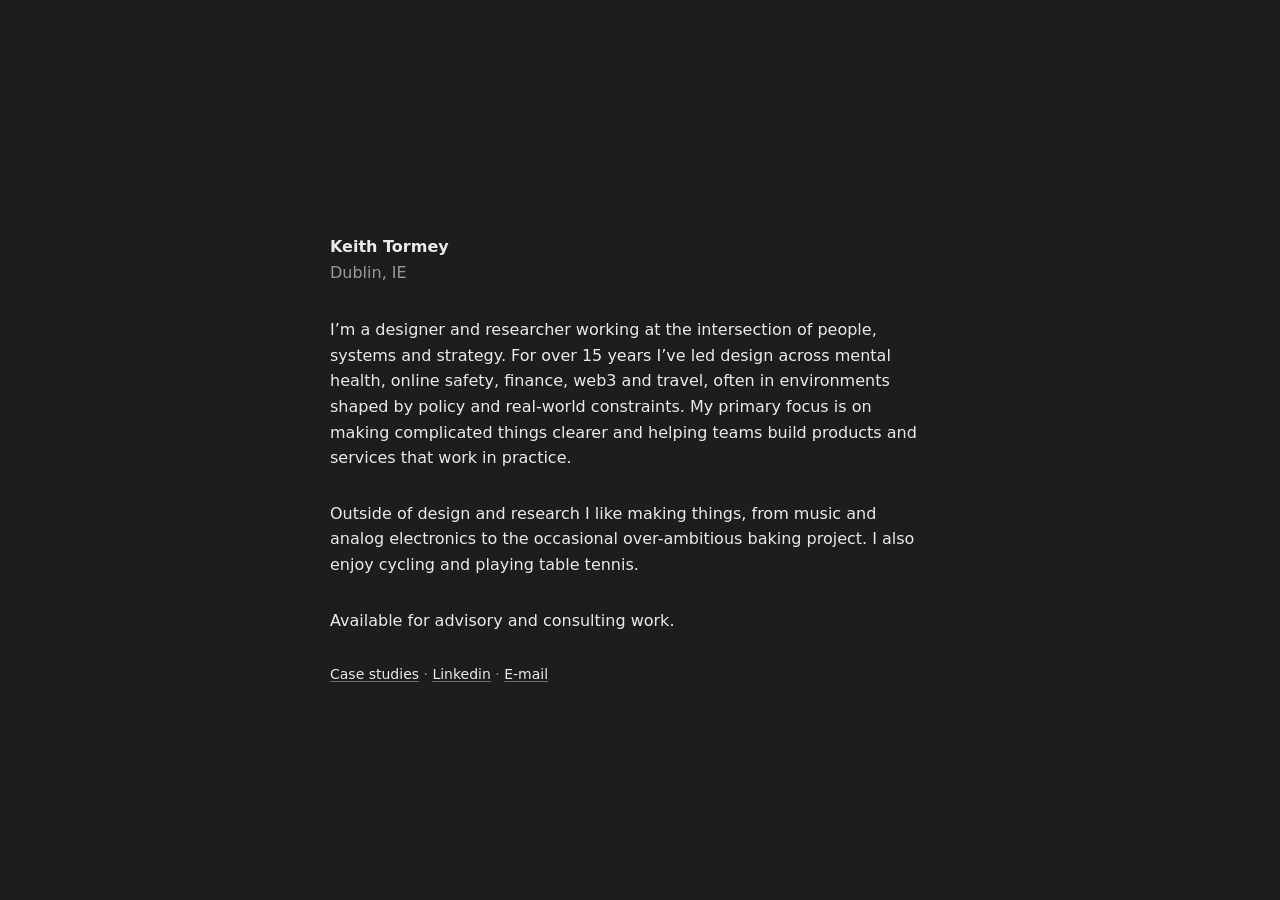
<file: index.html>
<!doctype html>
<html lang="en">
<head>
  <meta charset="UTF-8" />
  <meta name="viewport" content="width=device-width, initial-scale=1.0" />
  <title>13 dots</title>
  <link rel="icon" type="image/png" sizes="16x16" href="favicon-16x16.png">
<link rel="icon" type="image/png" sizes="32x32" href="favicon-32x32.png">
<link rel="apple-touch-icon" sizes="180x180" href="apple-touch-icon.png">
<link rel="shortcut icon" href="favicon-32x32.png">
  <meta name="robots" content="noindex, nofollow">
  <link rel="stylesheet" href="styles.css" />
</head>

<body>
  <main class="wrap">
    <div class="content">

      <!-- Inline SVG so we can control circles with JS -->

      <svg id="dots" class="mark" viewBox="-60 -60 120 120" xmlns="http://www.w3.org/2000/svg" aria-hidden="true">
        <g>
          <circle cx="0.000" cy="0.000" r="4.2"/>
          <circle cx="-11.059" cy="10.134" r="4.2"/>
          <circle cx="1.849" cy="-21.132" r="4.2"/>
          <circle cx="15.816" cy="20.612" r="4.2"/>
          <circle cx="-29.544" cy="-5.209" r="4.2"/>
          <circle cx="28.288" cy="-18.022" r="4.2"/>
          <circle cx="-9.510" cy="35.490" r="4.2"/>
          <circle cx="-18.325" cy="-35.202" r="4.2"/>
          <circle cx="39.868" cy="14.511" r="4.2"/>
          <circle cx="-41.575" cy="17.221" r="4.2"/>
          <circle cx="-20.047" cy="-52.990" r="4.2"/>
          <circle cx="14.960" cy="47.447" r="4.2"/>
          <circle cx="-45.000" cy="-25.981" r="4.2"/>
        </g>
      </svg>

      <h1>Keith Tormey</h1>
      <p class="sub">Dublin, IE</p>

      <p>
        I&rsquo;m a designer and researcher working at the intersection of people, systems and strategy. For over 15 years I&rsquo;ve led design across mental health, online safety, finance, web3 and travel, often in environments shaped by policy and real-world constraints. My primary focus is on making complicated things clearer and helping teams build products and services that work in practice.
      </p>

      <p>
        Outside of design and research I like making things, from music and analog electronics to the occasional over-ambitious baking project. I also enjoy cycling and playing table tennis.
      </p>

      <p class="contact">
        Available for advisory and consulting work. <br>
      </p>

       
    

      <nav class="links">
        <a href="case-studies.html"><span>Case studies</span></a>
        <a href="https://www.linkedin.com/in/keithtormey/"><span>Linkedin</span></a>
        <a href="mailto:tormey13@gmail.com"><span>E-mail</span></a>
      </nav>

    </div>
  </main>

  <script>
    (function () {
      const svg    = document.getElementById("dots");
      const circles = Array.from(svg.querySelectorAll("circle"));
      const style  = getComputedStyle(document.documentElement);

      const WHITE = style.getPropertyValue("--bg").trim();

      const rainbow = [
        "--accent-red",
        "--accent-orange",
        "--accent-yellow",
        "--accent-green",
        "--accent-blue",
        "--accent-indigo",
        "--accent-violet"
      ].map(t => style.getPropertyValue(t).trim());

      function setAll(color) {
        circles.forEach(c => c.setAttribute("fill", color));
      }

      function setOneRandom(color) {
        setAll(WHITE);
        const idx = Math.floor(Math.random() * circles.length);
        circles[idx].setAttribute("fill", color);
      }

      setAll(WHITE);

      let colorIndex = 0;

      function startAnimation() {
        setTimeout(() => {
          setInterval(() => {
            const color = rainbow[colorIndex];
            setOneRandom(color);
            colorIndex = (colorIndex + 1) % rainbow.length;
          }, 500);
        }, 1000);
      }

      startAnimation();
    })();
  </script>
</body>
</html>
</file>
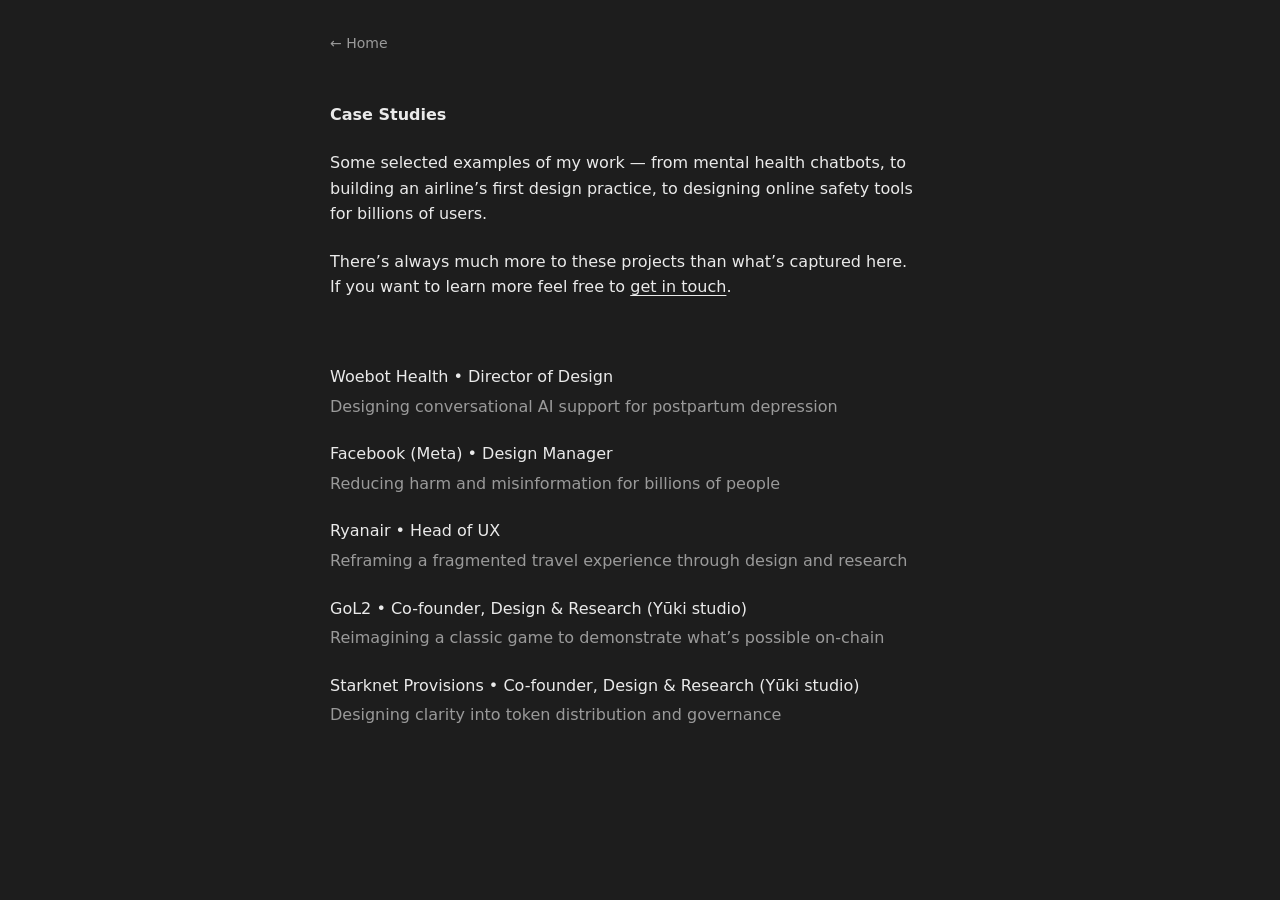
<file: case-studies.html>
<!doctype html>
<html lang="en">
<head>
  <meta charset="UTF-8" />
  <meta name="viewport" content="width=device-width, initial-scale=1.0" />
  <title>Case Studies · 13 dots</title>
  <link rel="icon" type="image/png" sizes="16x16" href="favicon-16x16.png">
  <link rel="icon" type="image/png" sizes="32x32" href="favicon-32x32.png">
  <link rel="apple-touch-icon" sizes="180x180" href="apple-touch-icon.png">
  <link rel="shortcut icon" href="favicon-32x32.png">
  <meta name="robots" content="noindex, nofollow">
  <link rel="stylesheet" href="styles.css" />
</head>
<body>
  <main class="wrap wrap-inner">
    <div class="content">

      <a href="index.html" class="back-link">← Home</a>

      <h1>Case Studies</h1>
      <p class="case-intro">Some selected examples of my work &mdash; from mental health chatbots, to building an airline&rsquo;s first design practice, to designing online safety tools for billions of users.</p>
      <p class="case-intro">There&rsquo;s always much more to these projects than what&rsquo;s captured here.<br>If you want to learn more feel free to <a href="mailto:tormey13@gmail.com">get in touch</a>.</p>

      <div class="case-list">

        <a href="woebot.html" class="case-item">
          <p class="case-company">Woebot Health <span class="role">&bull; Director of Design</span></p>
          <p class="case-tagline">Designing conversational AI support for postpartum depression</p>
        </a>

        <a href="meta.html" class="case-item">
          <p class="case-company">Facebook (Meta) <span class="role">&bull; Design Manager</span></p>
          <p class="case-tagline">Reducing harm and misinformation for billions of people</p>
        </a>

        <a href="ryanair.html" class="case-item">
          <p class="case-company">Ryanair <span class="role">&bull; Head of UX</span></p>
          <p class="case-tagline">Reframing a fragmented travel experience through design and research</p>
        </a>

        <a href="gol2.html" class="case-item">
          <p class="case-company">GoL2 <span class="role">&bull; Co-founder, Design &amp; Research (Y&#363;ki studio)</span></p>
          <p class="case-tagline">Reimagining a classic game to demonstrate what&rsquo;s possible on-chain</p>
        </a>

        <a href="starknet.html" class="case-item">
          <p class="case-company">Starknet Provisions <span class="role">&bull; Co-founder, Design &amp; Research (Y&#363;ki studio)</span></p>
          <p class="case-tagline">Designing clarity into token distribution and governance</p>
        </a>

      </div>

    </div>
  </main>
</body>
</html>
</file>
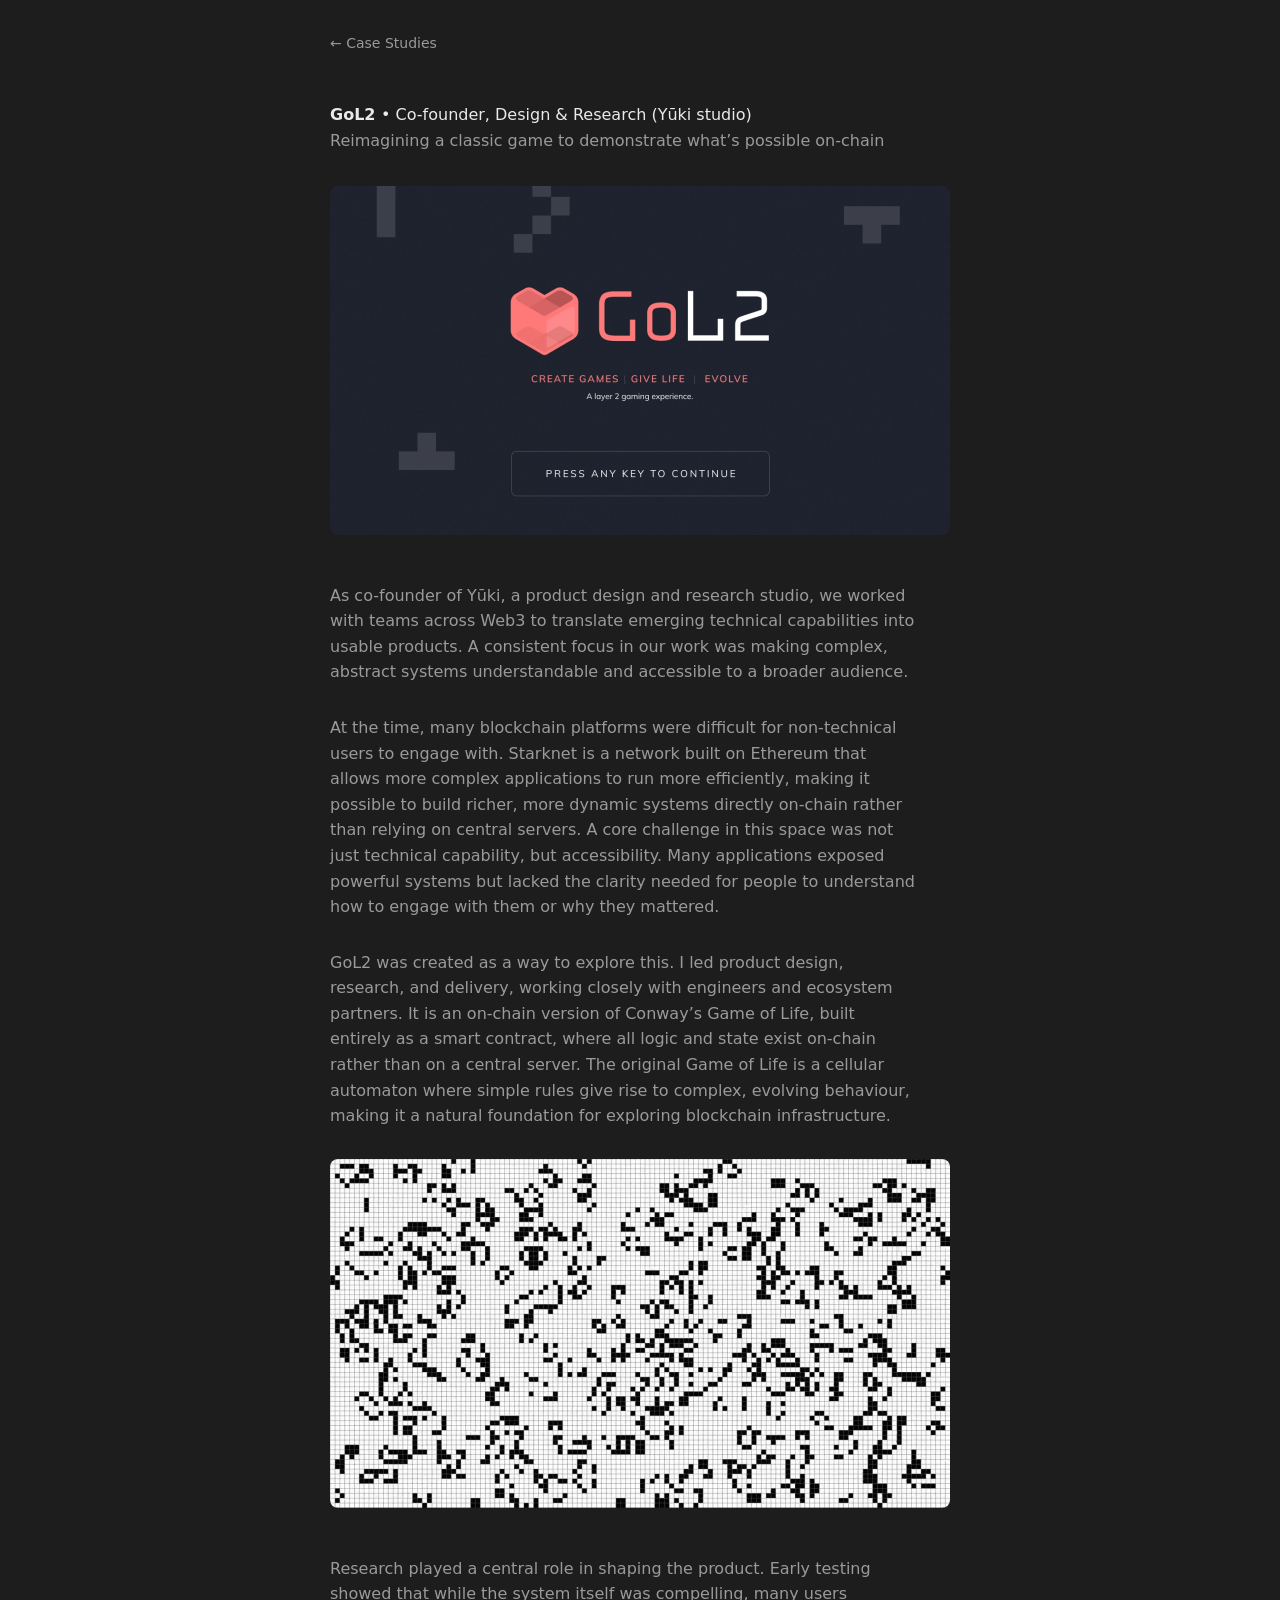
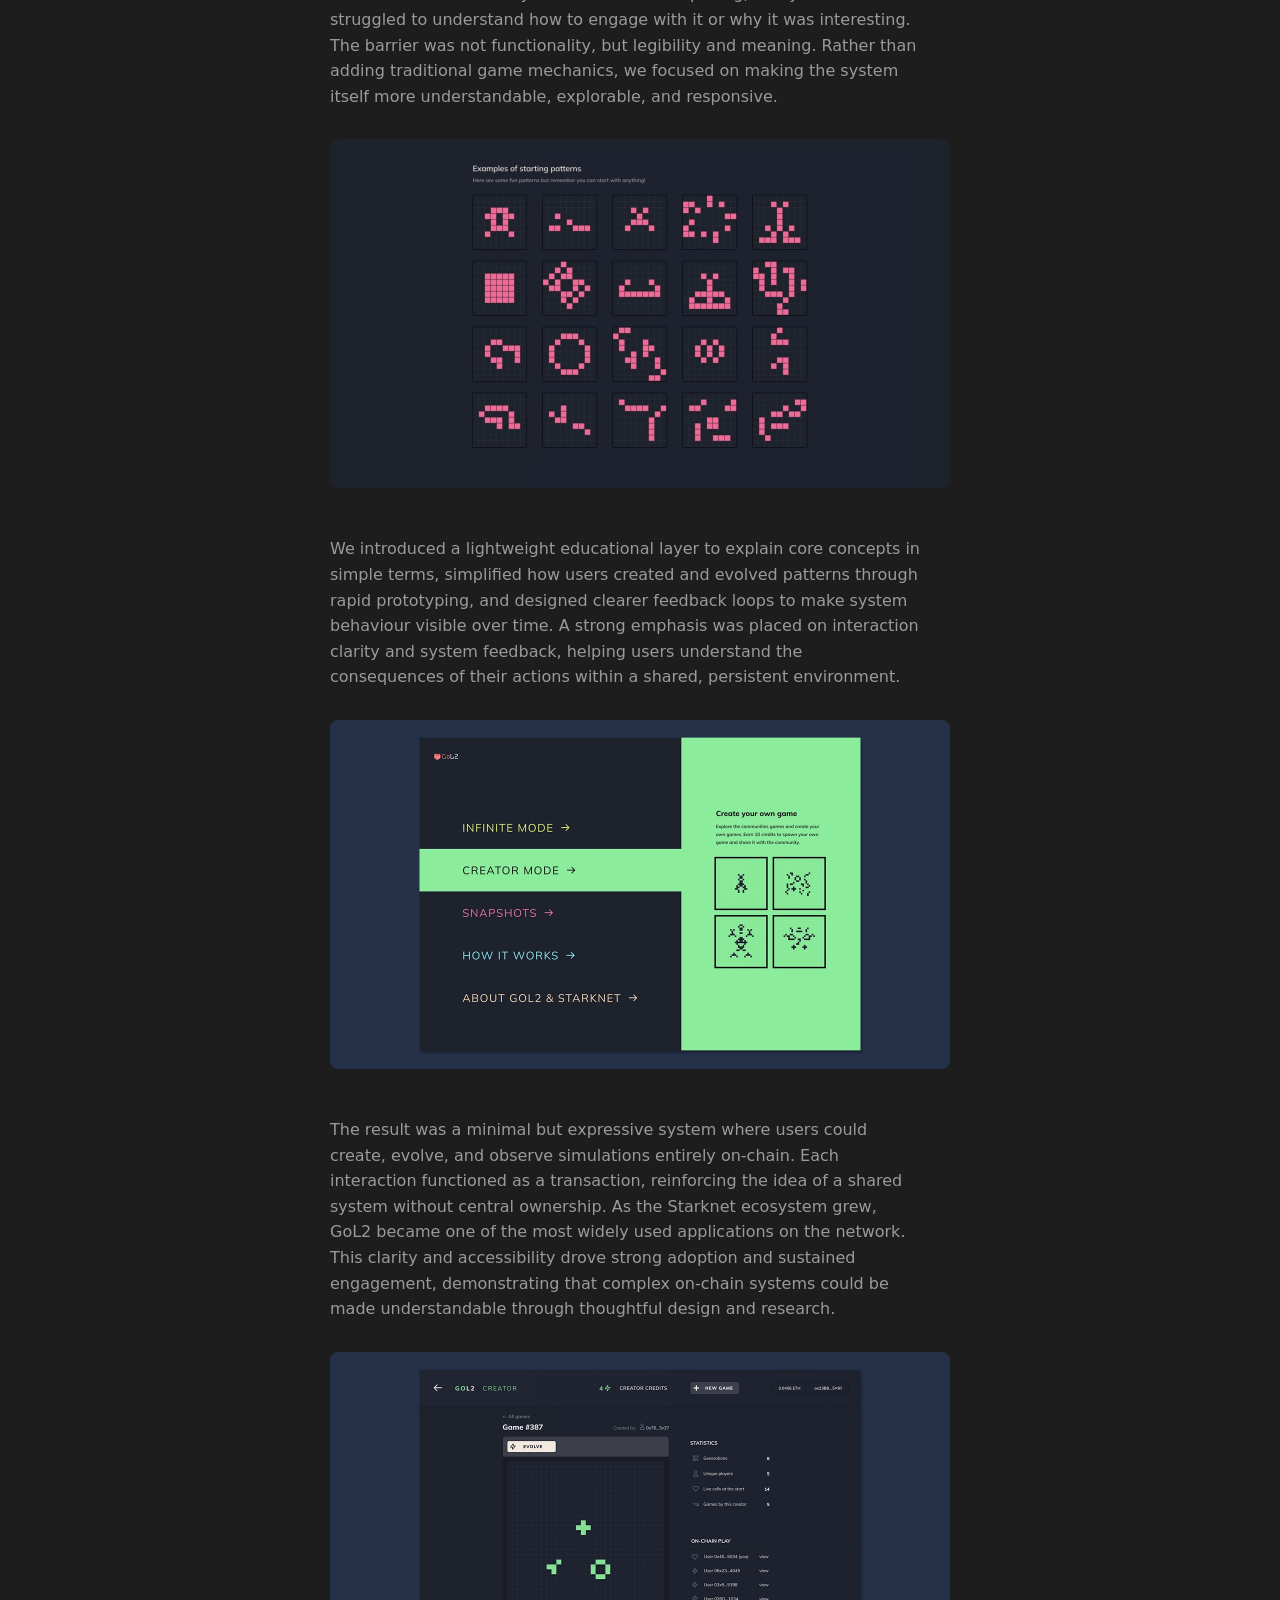
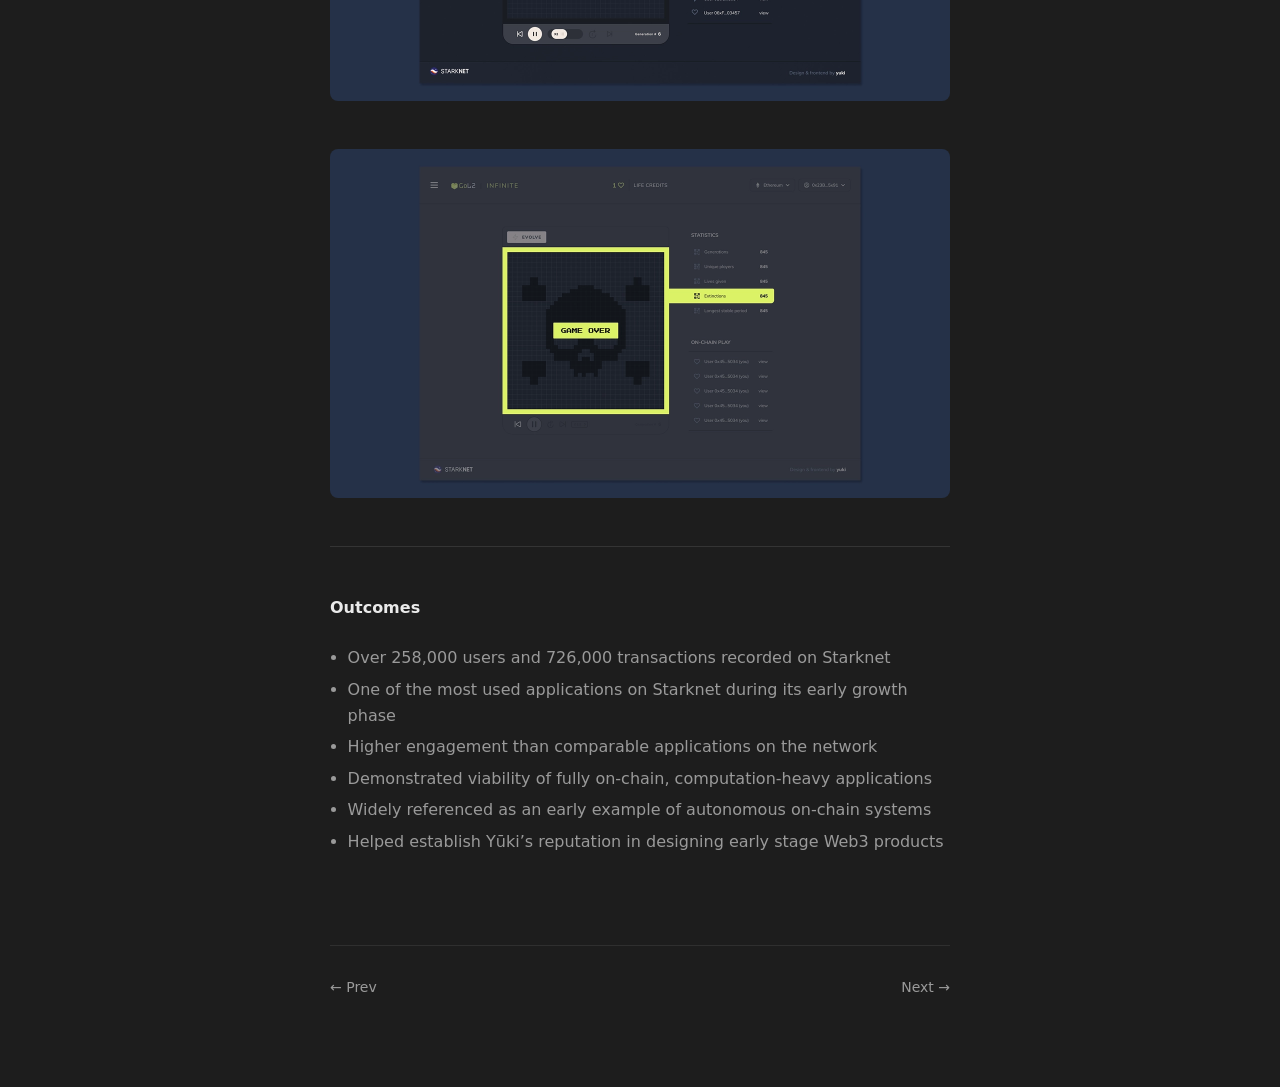
<file: gol2.html>
<!doctype html>
<html lang="en">
<head>
  <meta charset="UTF-8" />
  <meta name="viewport" content="width=device-width, initial-scale=1.0" />
  <title>GoL2 · 13 dots</title>
  <link rel="icon" type="image/png" sizes="16x16" href="favicon-16x16.png">
  <link rel="icon" type="image/png" sizes="32x32" href="favicon-32x32.png">
  <link rel="apple-touch-icon" sizes="180x180" href="apple-touch-icon.png">
  <link rel="shortcut icon" href="favicon-32x32.png">
  <meta name="robots" content="noindex, nofollow">
  <link rel="stylesheet" href="styles.css" />
</head>
<body>
  <main class="wrap wrap-inner">
    <div class="content">

      <a href="case-studies.html" class="back-link">← Case Studies</a>

      <h1>GoL2 <span class="role">&bull; Co-founder, Design &amp; Research (Y&#363;ki studio)</span></h1>
      <p class="sub">Reimagining a classic game to demonstrate what&rsquo;s possible on-chain</p>

      <img src="images/gol-001.webp" alt="GoL2 hero" class="case-img">

      <div class="prose">

        <p>As co-founder of Y&#363;ki, a product design and research studio, we worked with teams across Web3 to translate emerging technical capabilities into usable products. A consistent focus in our work was making complex, abstract systems understandable and accessible to a broader audience.</p>

        <p>At the time, many blockchain platforms were difficult for non-technical users to engage with. Starknet is a network built on Ethereum that allows more complex applications to run more efficiently, making it possible to build richer, more dynamic systems directly on-chain rather than relying on central servers. A core challenge in this space was not just technical capability, but accessibility. Many applications exposed powerful systems but lacked the clarity needed for people to understand how to engage with them or why they mattered.</p>

        <p>GoL2 was created as a way to explore this. I led product design, research, and delivery, working closely with engineers and ecosystem partners. It is an on-chain version of Conway&rsquo;s Game of Life, built entirely as a smart contract, where all logic and state exist on-chain rather than on a central server. The original Game of Life is a cellular automaton where simple rules give rise to complex, evolving behaviour, making it a natural foundation for exploring blockchain infrastructure.</p>

        <img src="images/gol-003.webp" alt="GoL2 on-chain structure" class="case-img">

        <p>Research played a central role in shaping the product. Early testing showed that while the system itself was compelling, many users struggled to understand how to engage with it or why it was interesting. The barrier was not functionality, but legibility and meaning. Rather than adding traditional game mechanics, we focused on making the system itself more understandable, explorable, and responsive.</p>

        <img src="images/gol-002.webp" alt="GoL2 research insights" class="case-img">

        <p>We introduced a lightweight educational layer to explain core concepts in simple terms, simplified how users created and evolved patterns through rapid prototyping, and designed clearer feedback loops to make system behaviour visible over time. A strong emphasis was placed on interaction clarity and system feedback, helping users understand the consequences of their actions within a shared, persistent environment.</p>

        <img src="images/gol-005.webp" alt="GoL2 design approach" class="case-img">

        <p>The result was a minimal but expressive system where users could create, evolve, and observe simulations entirely on-chain. Each interaction functioned as a transaction, reinforcing the idea of a shared system without central ownership. As the Starknet ecosystem grew, GoL2 became one of the most widely used applications on the network. This clarity and accessibility drove strong adoption and sustained engagement, demonstrating that complex on-chain systems could be made understandable through thoughtful design and research.</p>

        <img src="images/gol-004.webp" alt="GoL2 product" class="case-img">

        <img src="images/gol-006.webp" alt="GoL2 outcomes" class="case-img">

      </div>

      <div class="outcomes">
        <p class="outcomes-label">Outcomes</p>
        <ul class="outcomes-list">
          <li>Over 258,000 users and 726,000 transactions recorded on Starknet</li>
          <li>One of the most used applications on Starknet during its early growth phase</li>
          <li>Higher engagement than comparable applications on the network</li>
          <li>Demonstrated viability of fully on-chain, computation-heavy applications</li>
          <li>Widely referenced as an early example of autonomous on-chain systems</li>
          <li>Helped establish Y&#363;ki&rsquo;s reputation in designing early stage Web3 products</li>
        </ul>
      </div>

      <div class="case-nav">
        <a href="ryanair.html">&larr; Prev</a>
        <a href="starknet.html">Next &rarr;</a>
      </div>

    </div>
  </main>
</body>
</html>
</file>
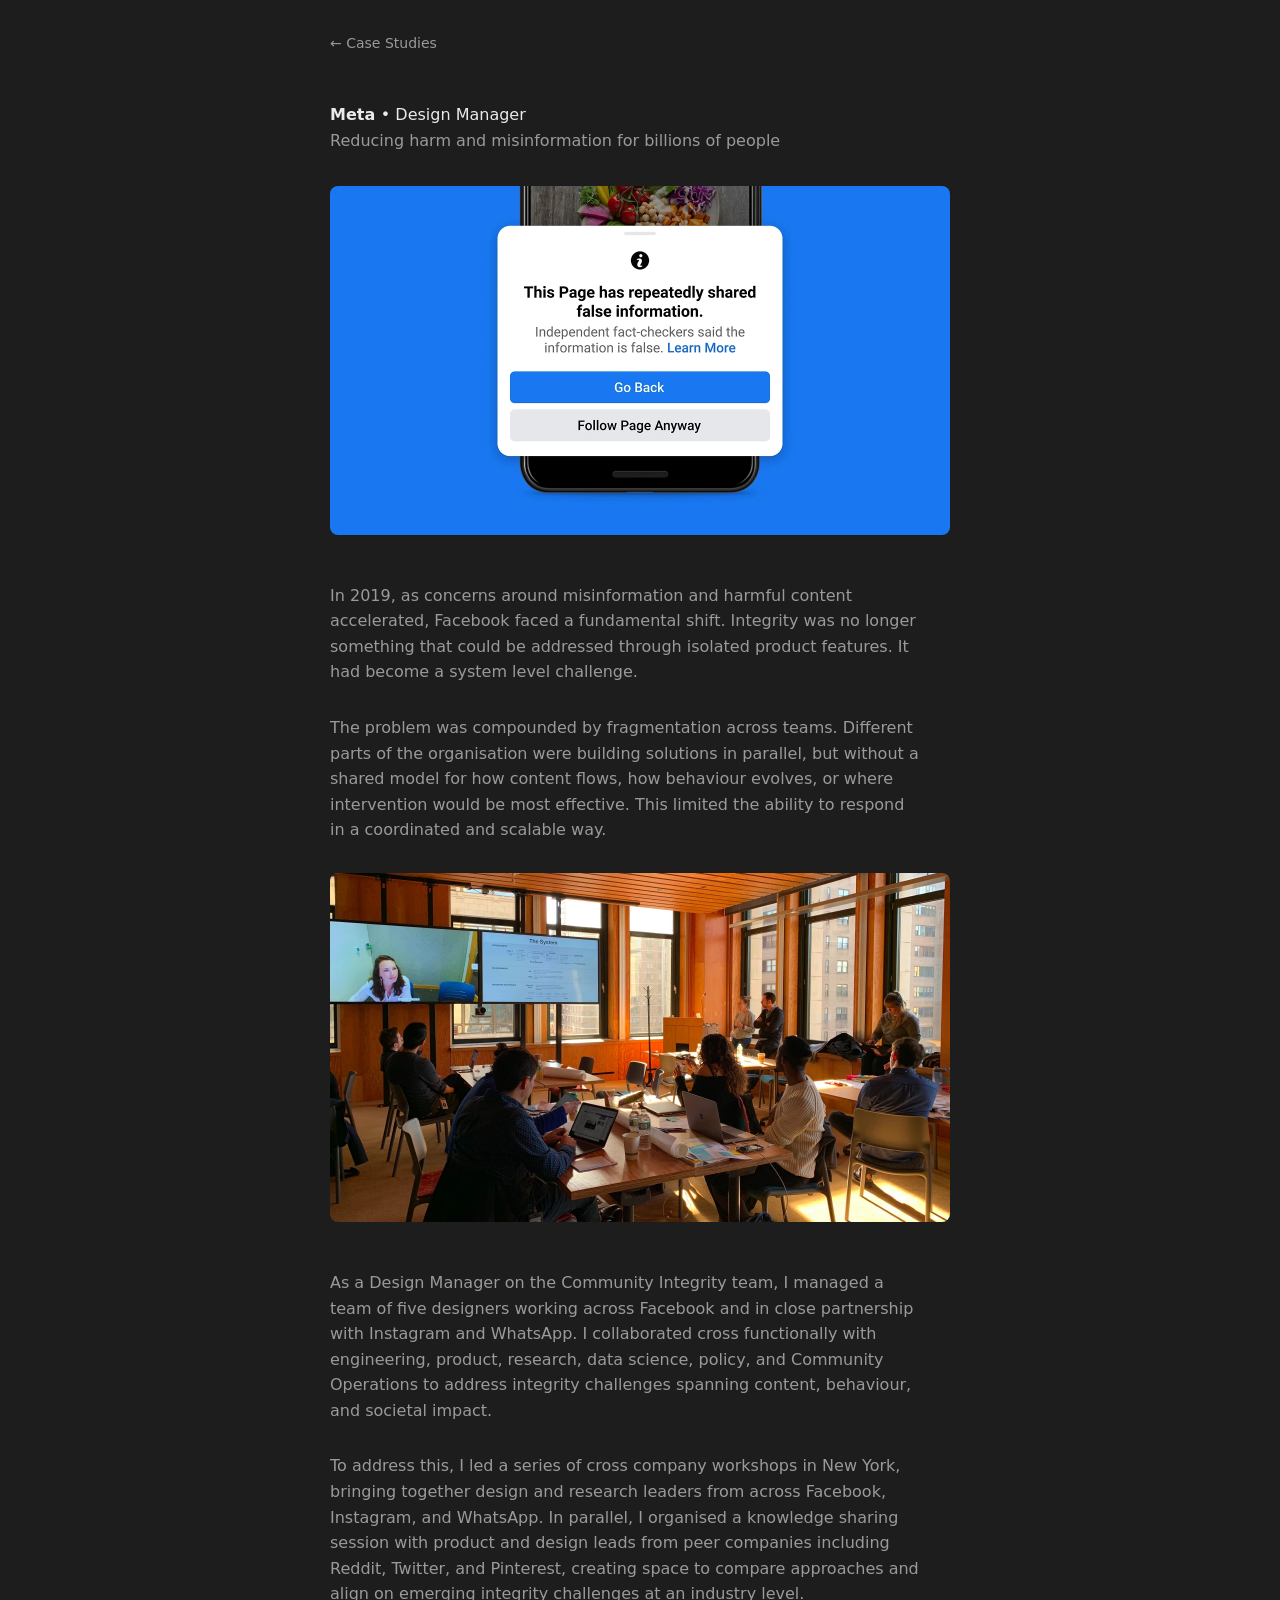
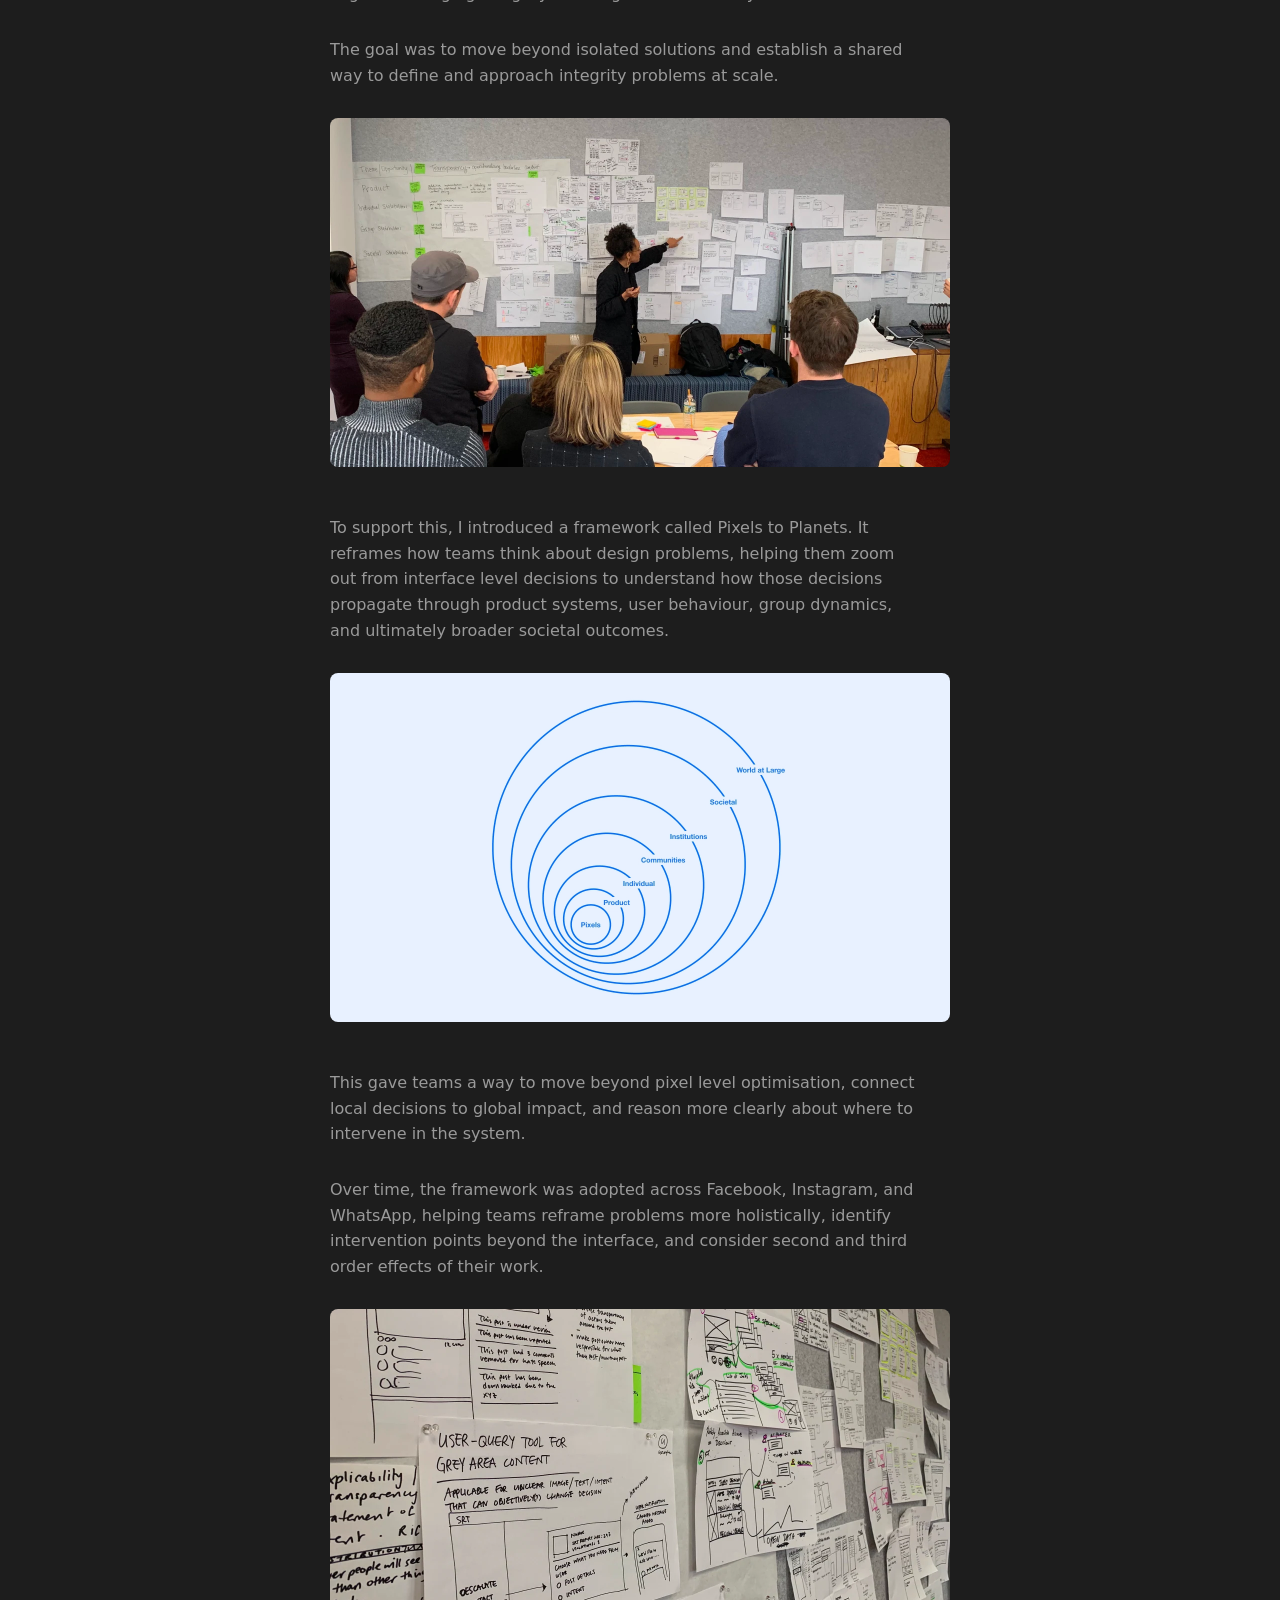
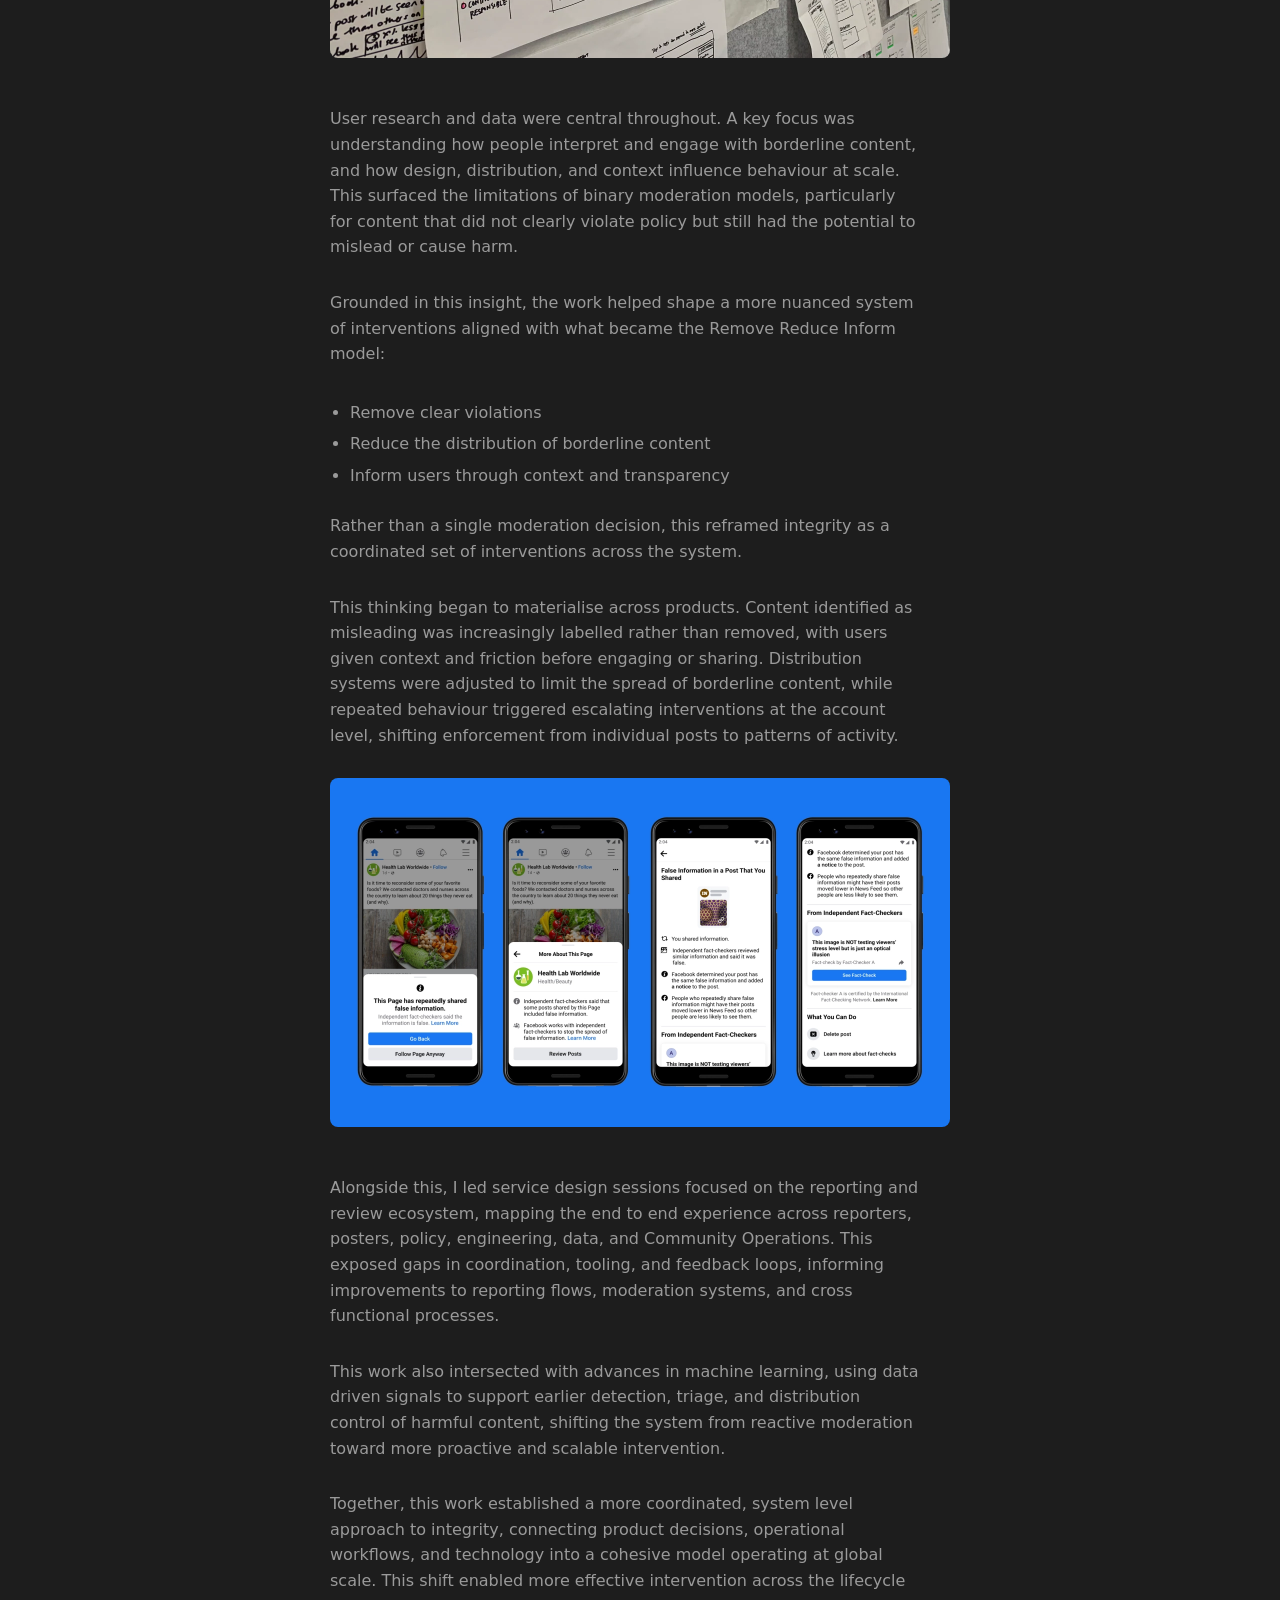
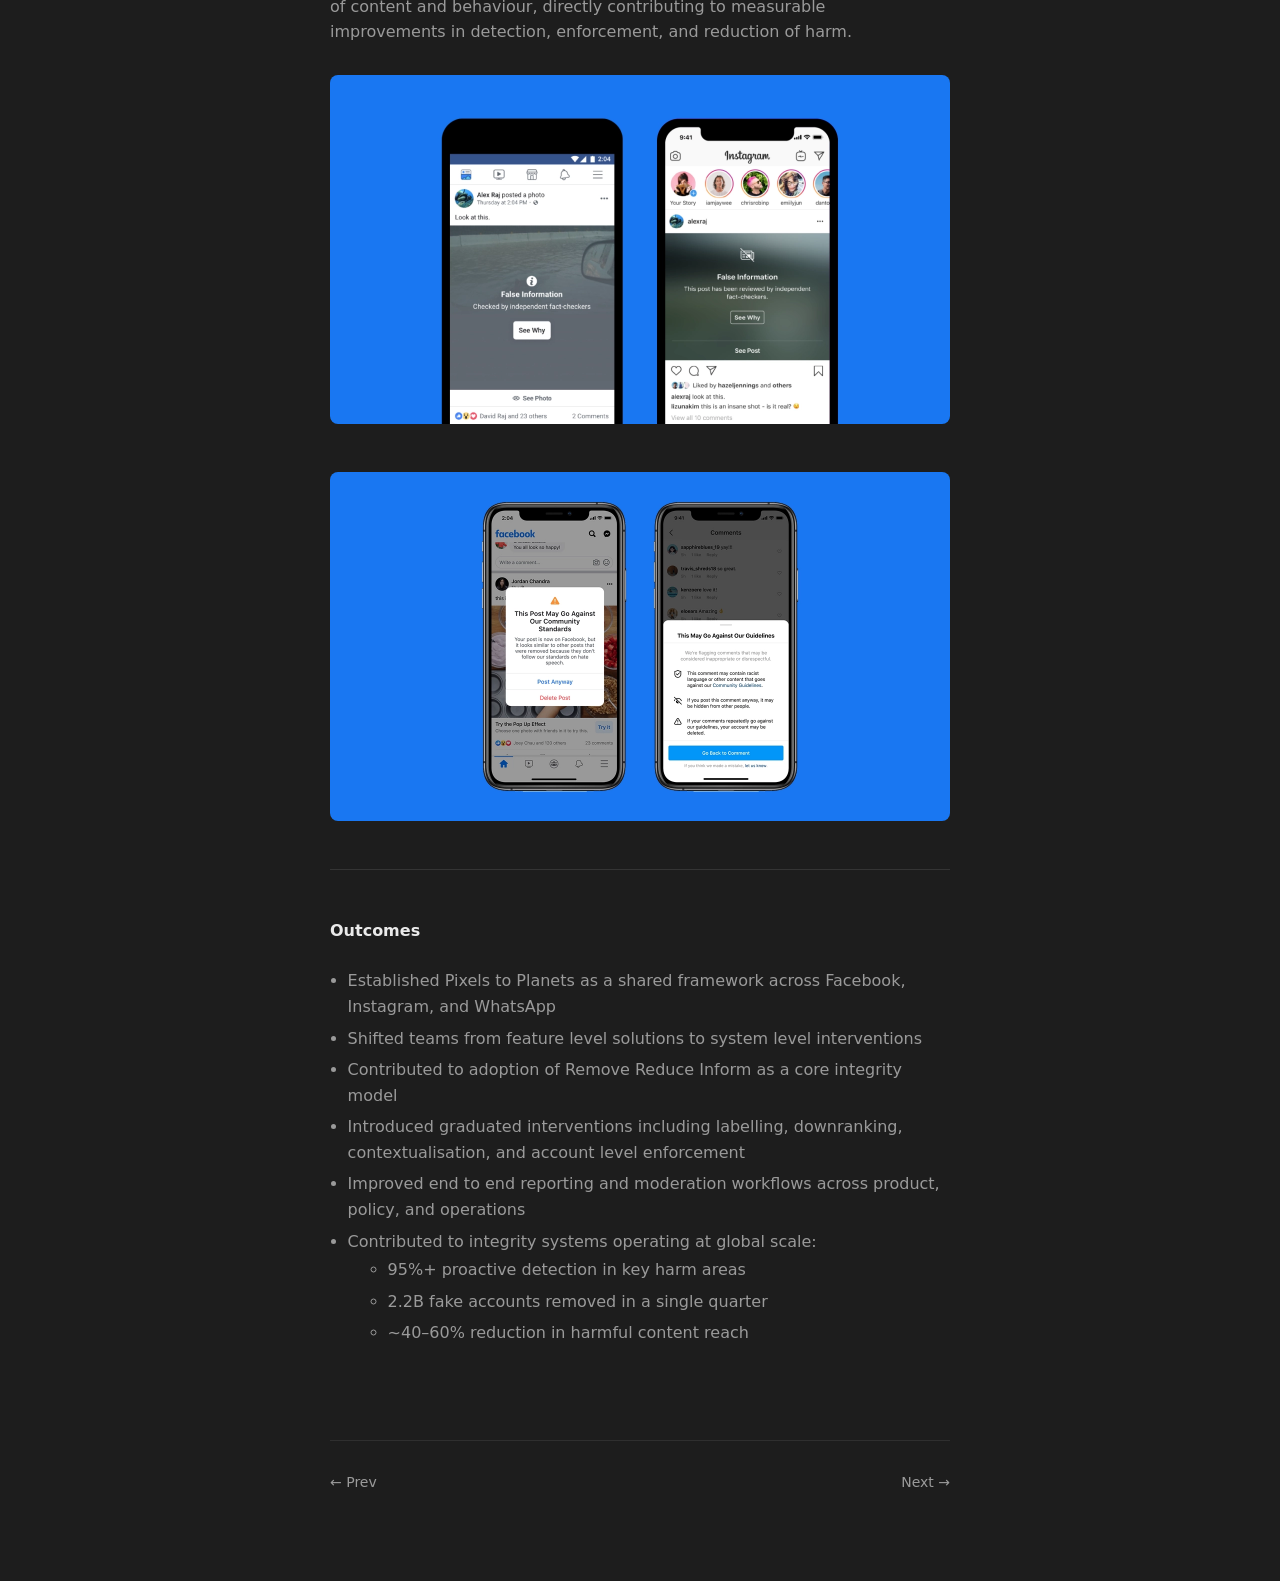
<file: meta.html>
<!doctype html>
<html lang="en">
<head>
  <meta charset="UTF-8" />
  <meta name="viewport" content="width=device-width, initial-scale=1.0" />
  <title>Facebook (Meta) · 13 dots</title>
  <link rel="icon" type="image/png" sizes="16x16" href="favicon-16x16.png">
  <link rel="icon" type="image/png" sizes="32x32" href="favicon-32x32.png">
  <link rel="apple-touch-icon" sizes="180x180" href="apple-touch-icon.png">
  <link rel="shortcut icon" href="favicon-32x32.png">
  <meta name="robots" content="noindex, nofollow">
  <link rel="stylesheet" href="styles.css" />
</head>
<body>
  <main class="wrap wrap-inner">
    <div class="content">

      <a href="case-studies.html" class="back-link">← Case Studies</a>

      <h1>Meta <span class="role">&bull; Design Manager</span></h1>
      <p class="sub">Reducing harm and misinformation for billions of people</p>

      <img src="images/fb-001.webp" alt="Facebook Meta hero" class="case-img">

      <div class="prose">

        <p>In 2019, as concerns around misinformation and harmful content accelerated, Facebook faced a fundamental shift. Integrity was no longer something that could be addressed through isolated product features. It had become a system level challenge.</p>

        <p>The problem was compounded by fragmentation across teams. Different parts of the organisation were building solutions in parallel, but without a shared model for how content flows, how behaviour evolves, or where intervention would be most effective. This limited the ability to respond in a coordinated and scalable way.</p>

        <img src="images/fb-006.webp" alt="Facebook integrity system" class="case-img">

        <p>As a Design Manager on the Community Integrity team, I managed a team of five designers working across Facebook and in close partnership with Instagram and WhatsApp. I collaborated cross functionally with engineering, product, research, data science, policy, and Community Operations to address integrity challenges spanning content, behaviour, and societal impact.</p>

        <p>To address this, I led a series of cross company workshops in New York, bringing together design and research leaders from across Facebook, Instagram, and WhatsApp. In parallel, I organised a knowledge sharing session with product and design leads from peer companies including Reddit, Twitter, and Pinterest, creating space to compare approaches and align on emerging integrity challenges at an industry level.</p>

        <p>The goal was to move beyond isolated solutions and establish a shared way to define and approach integrity problems at scale.</p>

        <img src="images/fb-002.webp" alt="Facebook workshop" class="case-img">

        <p>To support this, I introduced a framework called Pixels to Planets. It reframes how teams think about design problems, helping them zoom out from interface level decisions to understand how those decisions propagate through product systems, user behaviour, group dynamics, and ultimately broader societal outcomes.</p>

        <img src="images/fb-004.webp" alt="Pixels to Planets framework" class="case-img">

        <p>This gave teams a way to move beyond pixel level optimisation, connect local decisions to global impact, and reason more clearly about where to intervene in the system.</p>

        <p>Over time, the framework was adopted across Facebook, Instagram, and WhatsApp, helping teams reframe problems more holistically, identify intervention points beyond the interface, and consider second and third order effects of their work.</p>

        <img src="images/fb-005.webp" alt="Framework adoption" class="case-img">

        <p>User research and data were central throughout. A key focus was understanding how people interpret and engage with borderline content, and how design, distribution, and context influence behaviour at scale. This surfaced the limitations of binary moderation models, particularly for content that did not clearly violate policy but still had the potential to mislead or cause harm.</p>

        <p>Grounded in this insight, the work helped shape a more nuanced system of interventions aligned with what became the Remove Reduce Inform model:</p>

        <ul>
          <li>Remove clear violations</li>
          <li>Reduce the distribution of borderline content</li>
          <li>Inform users through context and transparency</li>
        </ul>

        <p>Rather than a single moderation decision, this reframed integrity as a coordinated set of interventions across the system.</p>

        <p>This thinking began to materialise across products. Content identified as misleading was increasingly labelled rather than removed, with users given context and friction before engaging or sharing. Distribution systems were adjusted to limit the spread of borderline content, while repeated behaviour triggered escalating interventions at the account level, shifting enforcement from individual posts to patterns of activity.</p>

        <img src="images/fb-007.webp" alt="Facebook integrity interventions" class="case-img">

        <p>Alongside this, I led service design sessions focused on the reporting and review ecosystem, mapping the end to end experience across reporters, posters, policy, engineering, data, and Community Operations. This exposed gaps in coordination, tooling, and feedback loops, informing improvements to reporting flows, moderation systems, and cross functional processes.</p>

        <p>This work also intersected with advances in machine learning, using data driven signals to support earlier detection, triage, and distribution control of harmful content, shifting the system from reactive moderation toward more proactive and scalable intervention.</p>

        <p>Together, this work established a more coordinated, system level approach to integrity, connecting product decisions, operational workflows, and technology into a cohesive model operating at global scale. This shift enabled more effective intervention across the lifecycle of content and behaviour, directly contributing to measurable improvements in detection, enforcement, and reduction of harm.</p>

        <img src="images/fb-008.webp" alt="Facebook integrity at scale" class="case-img">

        <img src="images/fb-009.webp" alt="Facebook integrity outcomes" class="case-img">

      </div>

      <div class="outcomes">
        <p class="outcomes-label">Outcomes</p>
        <ul class="outcomes-list">
          <li>Established Pixels to Planets as a shared framework across Facebook, Instagram, and WhatsApp</li>
          <li>Shifted teams from feature level solutions to system level interventions</li>
          <li>Contributed to adoption of Remove Reduce Inform as a core integrity model</li>
          <li>Introduced graduated interventions including labelling, downranking, contextualisation, and account level enforcement</li>
          <li>Improved end to end reporting and moderation workflows across product, policy, and operations</li>
          <li>Contributed to integrity systems operating at global scale:
            <ul>
              <li>95%+ proactive detection in key harm areas</li>
              <li>2.2B fake accounts removed in a single quarter</li>
              <li>~40&ndash;60% reduction in harmful content reach</li>
            </ul>
          </li>
        </ul>
      </div>

      <div class="case-nav">
        <a href="woebot.html">&larr; Prev</a>
        <a href="ryanair.html">Next &rarr;</a>
      </div>



    </div>
  </main>
</body>
</html>
</file>
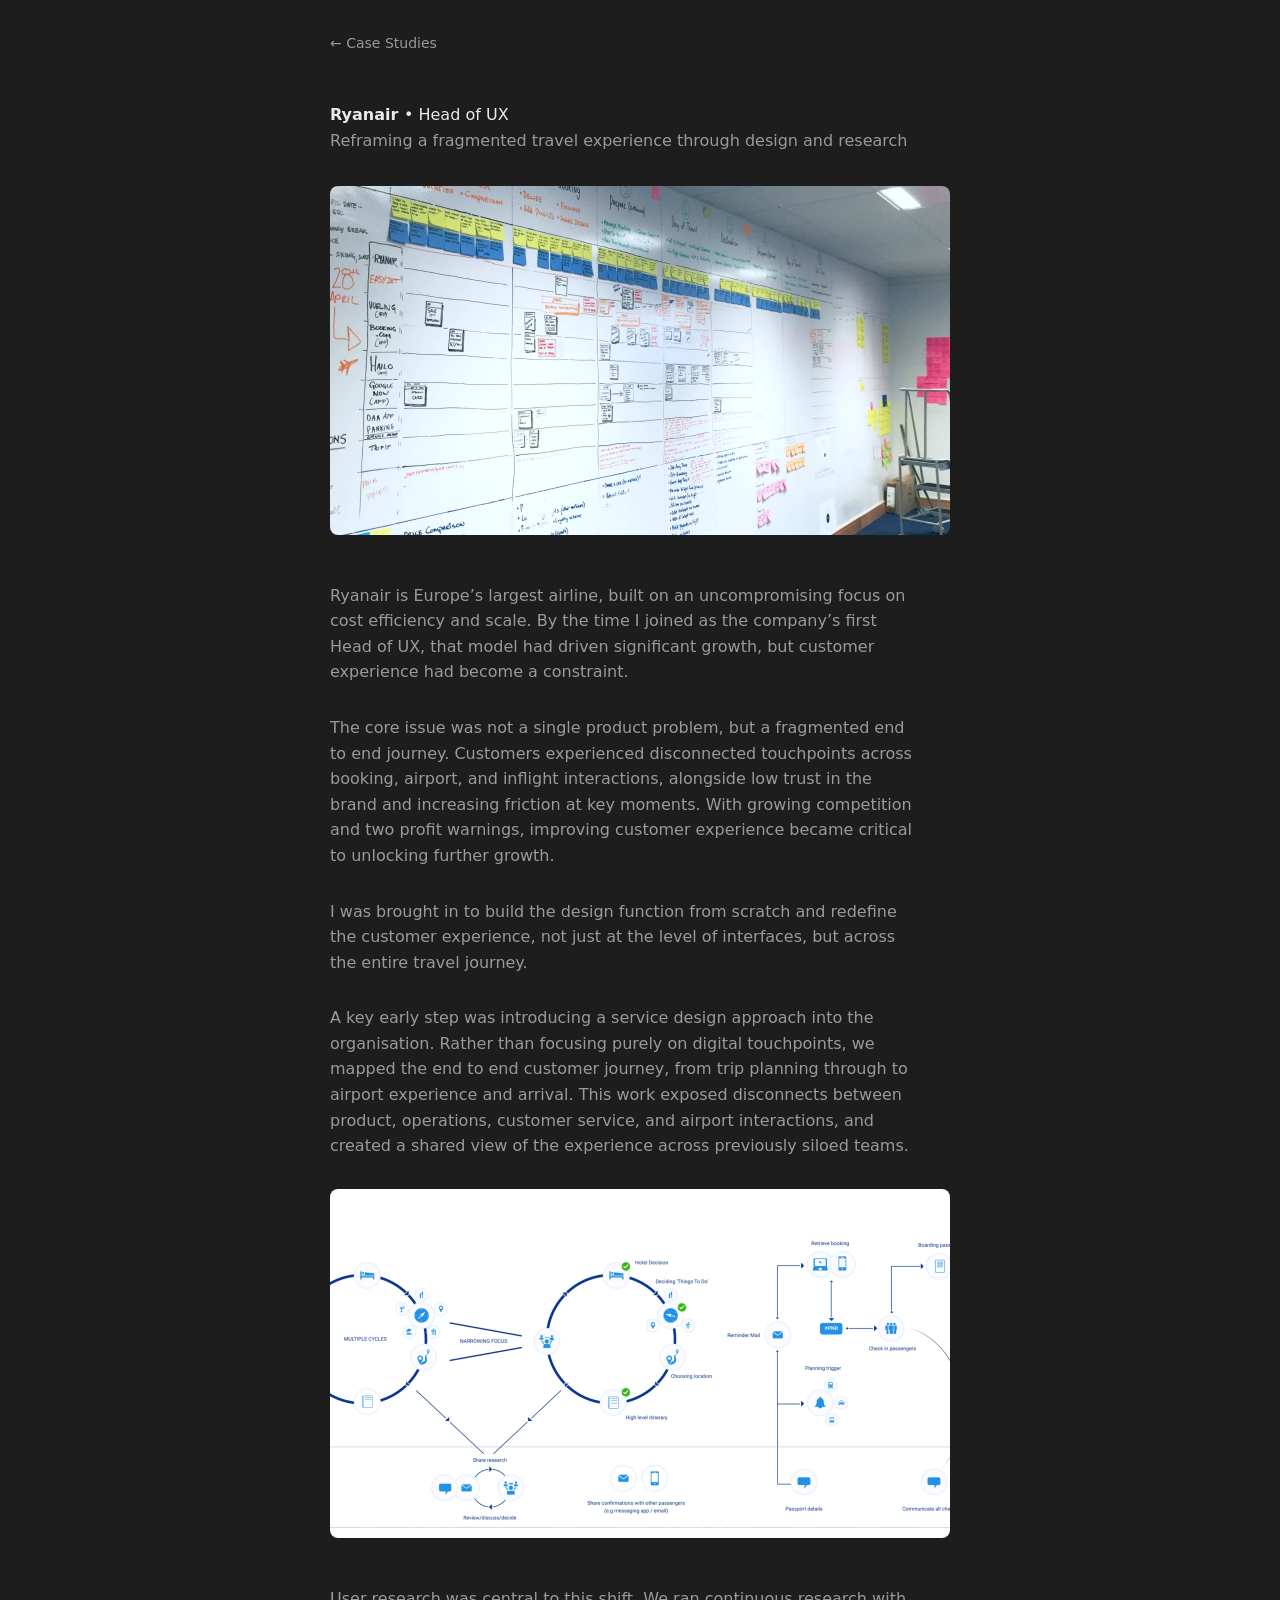
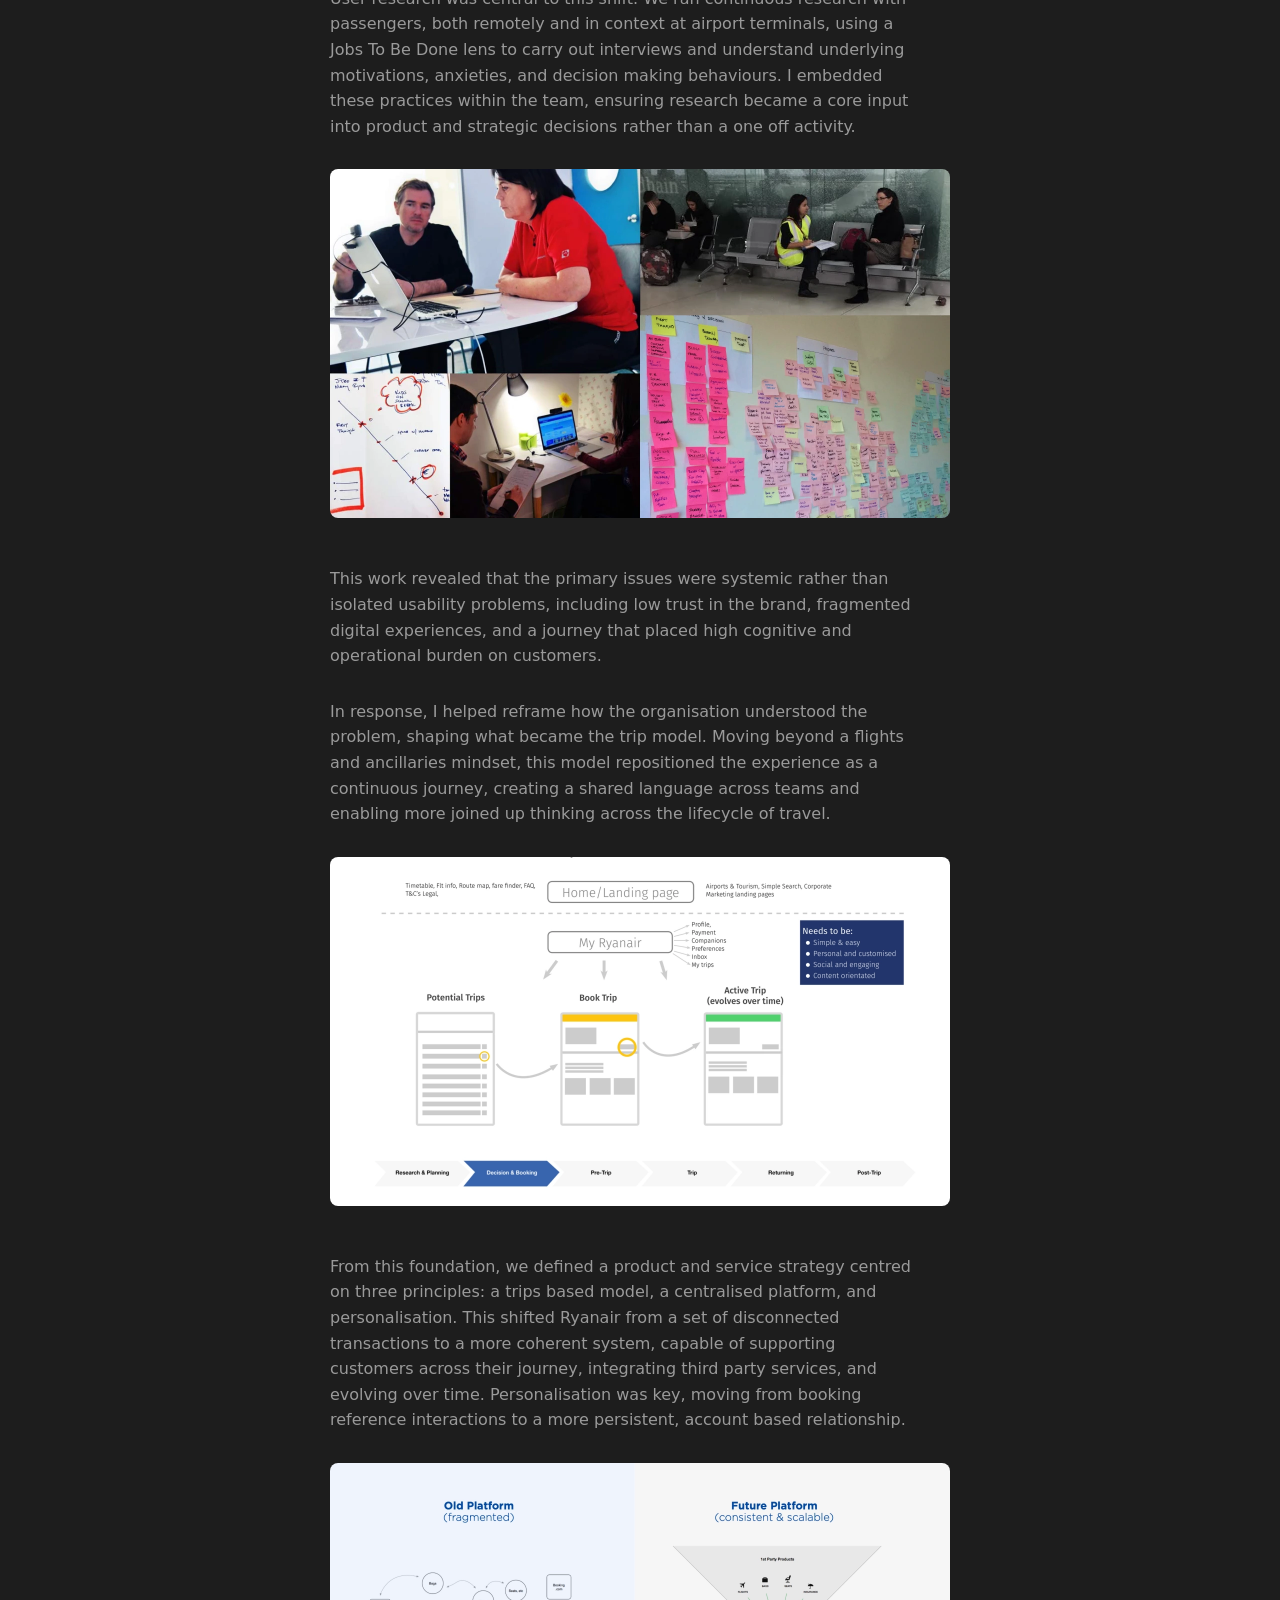
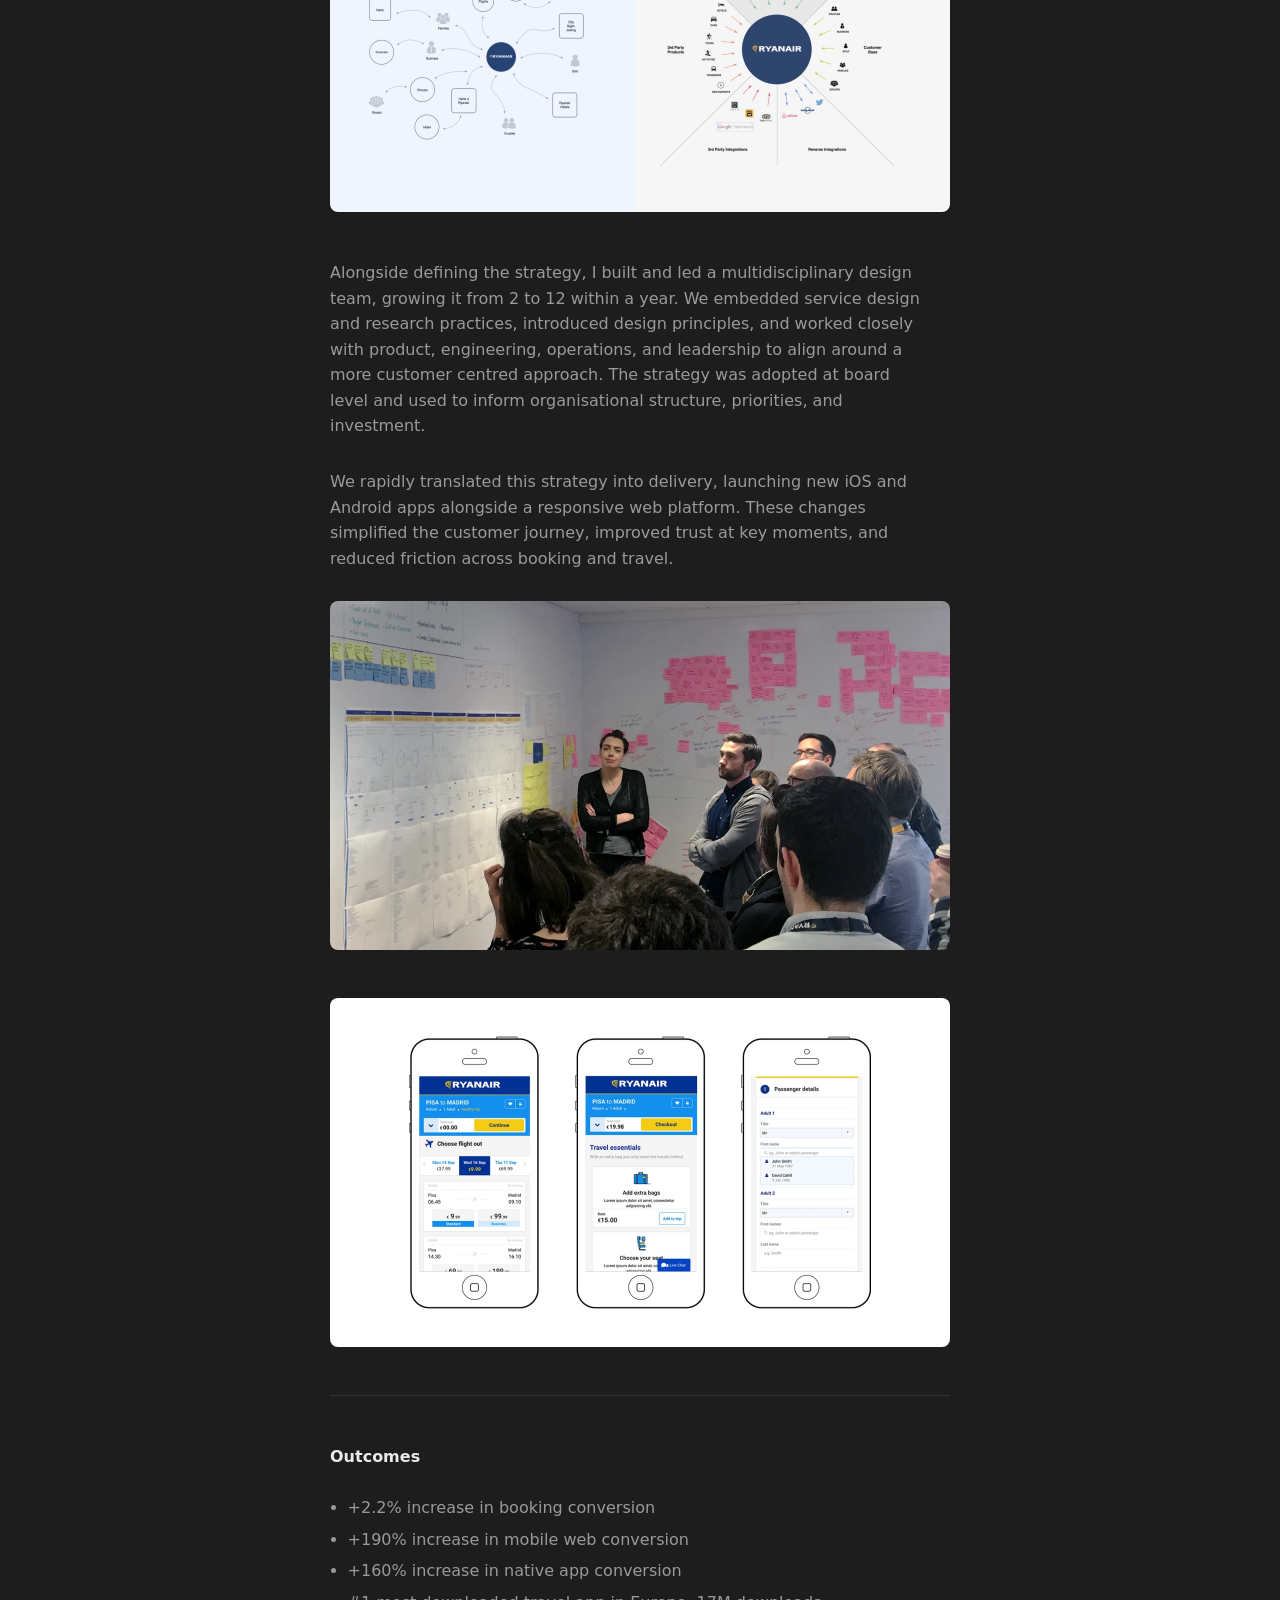
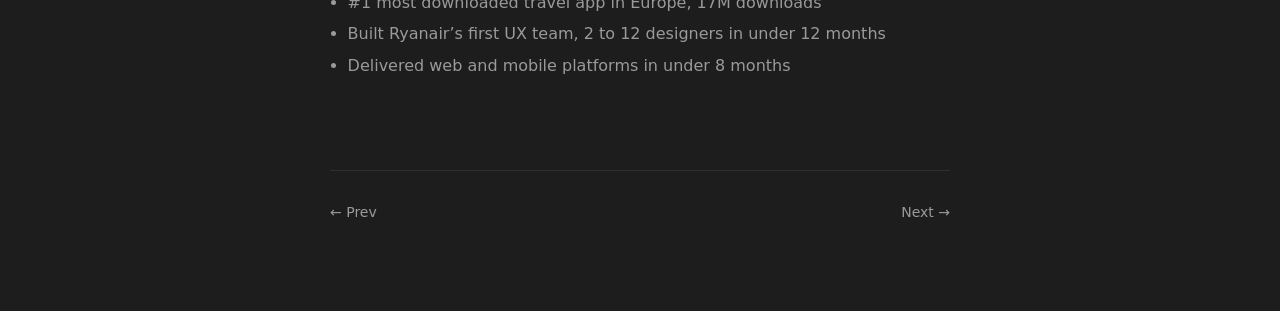
<file: ryanair.html>
<!doctype html>
<html lang="en">
<head>
  <meta charset="UTF-8" />
  <meta name="viewport" content="width=device-width, initial-scale=1.0" />
  <title>Ryanair · 13 dots</title>
  <link rel="icon" type="image/png" sizes="16x16" href="favicon-16x16.png">
  <link rel="icon" type="image/png" sizes="32x32" href="favicon-32x32.png">
  <link rel="apple-touch-icon" sizes="180x180" href="apple-touch-icon.png">
  <link rel="shortcut icon" href="favicon-32x32.png">
  <meta name="robots" content="noindex, nofollow">
  <link rel="stylesheet" href="styles.css" />
</head>
<body>
  <main class="wrap wrap-inner">
    <div class="content">

      <a href="case-studies.html" class="back-link">← Case Studies</a>

      <h1>Ryanair <span class="role">&bull; Head of UX</span></h1>
      <p class="sub">Reframing a fragmented travel experience through design and research</p>

      <img src="images/ryanair-hero.webp" alt="Ryanair hero" class="case-img">

      <div class="prose">

        <p>Ryanair is Europe&rsquo;s largest airline, built on an uncompromising focus on cost efficiency and scale. By the time I joined as the company&rsquo;s first Head of UX, that model had driven significant growth, but customer experience had become a constraint.</p>

        <p>The core issue was not a single product problem, but a fragmented end to end journey. Customers experienced disconnected touchpoints across booking, airport, and inflight interactions, alongside low trust in the brand and increasing friction at key moments. With growing competition and two profit warnings, improving customer experience became critical to unlocking further growth.</p>

        <p>I was brought in to build the design function from scratch and redefine the customer experience, not just at the level of interfaces, but across the entire travel journey.</p>

        <p>A key early step was introducing a service design approach into the organisation. Rather than focusing purely on digital touchpoints, we mapped the end to end customer journey, from trip planning through to airport experience and arrival. This work exposed disconnects between product, operations, customer service, and airport interactions, and created a shared view of the experience across previously siloed teams.</p>

        <img src="images/ryanair-expmap.webp" alt="Ryanair experience map" class="case-img">

        <p>User research was central to this shift. We ran continuous research with passengers, both remotely and in context at airport terminals, using a Jobs To Be Done lens to carry out interviews and understand underlying motivations, anxieties, and decision making behaviours. I embedded these practices within the team, ensuring research became a core input into product and strategic decisions rather than a one off activity.</p>

        <img src="images/ryanair-research.webp" alt="Ryanair customer research" class="case-img">

        <p>This work revealed that the primary issues were systemic rather than isolated usability problems, including low trust in the brand, fragmented digital experiences, and a journey that placed high cognitive and operational burden on customers.</p>

        <p>In response, I helped reframe how the organisation understood the problem, shaping what became the trip model. Moving beyond a flights and ancillaries mindset, this model repositioned the experience as a continuous journey, creating a shared language across teams and enabling more joined up thinking across the lifecycle of travel.</p>

        <img src="images/ryanair-trips.webp" alt="Ryanair trips model" class="case-img">

        <p>From this foundation, we defined a product and service strategy centred on three principles: a trips based model, a centralised platform, and personalisation. This shifted Ryanair from a set of disconnected transactions to a more coherent system, capable of supporting customers across their journey, integrating third party services, and evolving over time. Personalisation was key, moving from booking reference interactions to a more persistent, account based relationship.</p>

        <img src="images/ryanair-platform.webp" alt="Ryanair platform strategy" class="case-img">

        <p>Alongside defining the strategy, I built and led a multidisciplinary design team, growing it from 2 to 12 within a year. We embedded service design and research practices, introduced design principles, and worked closely with product, engineering, operations, and leadership to align around a more customer centred approach. The strategy was adopted at board level and used to inform organisational structure, priorities, and investment.</p>

        <p>We rapidly translated this strategy into delivery, launching new iOS and Android apps alongside a responsive web platform. These changes simplified the customer journey, improved trust at key moments, and reduced friction across booking and travel.</p>

        <img src="images/ryanair-workshop.webp" alt="Ryanair design workshop" class="case-img">

        <img src="images/ryanair-screens.webp" alt="Ryanair app screens" class="case-img">

      </div>

      <div class="outcomes">
        <p class="outcomes-label">Outcomes</p>
        <ul class="outcomes-list">
          <li>+2.2% increase in booking conversion</li>
          <li>+190% increase in mobile web conversion</li>
          <li>+160% increase in native app conversion</li>
          <li>#1 most downloaded travel app in Europe, 17M downloads</li>
          <li>Built Ryanair&rsquo;s first UX team, 2 to 12 designers in under 12 months</li>
          <li>Delivered web and mobile platforms in under 8 months</li>
        </ul>
      </div>

      <div class="case-nav">
        <a href="meta.html">&larr; Prev</a>
        <a href="gol2.html">Next &rarr;</a>
      </div>

    </div>
  </main>
</body>
</html>
</file>
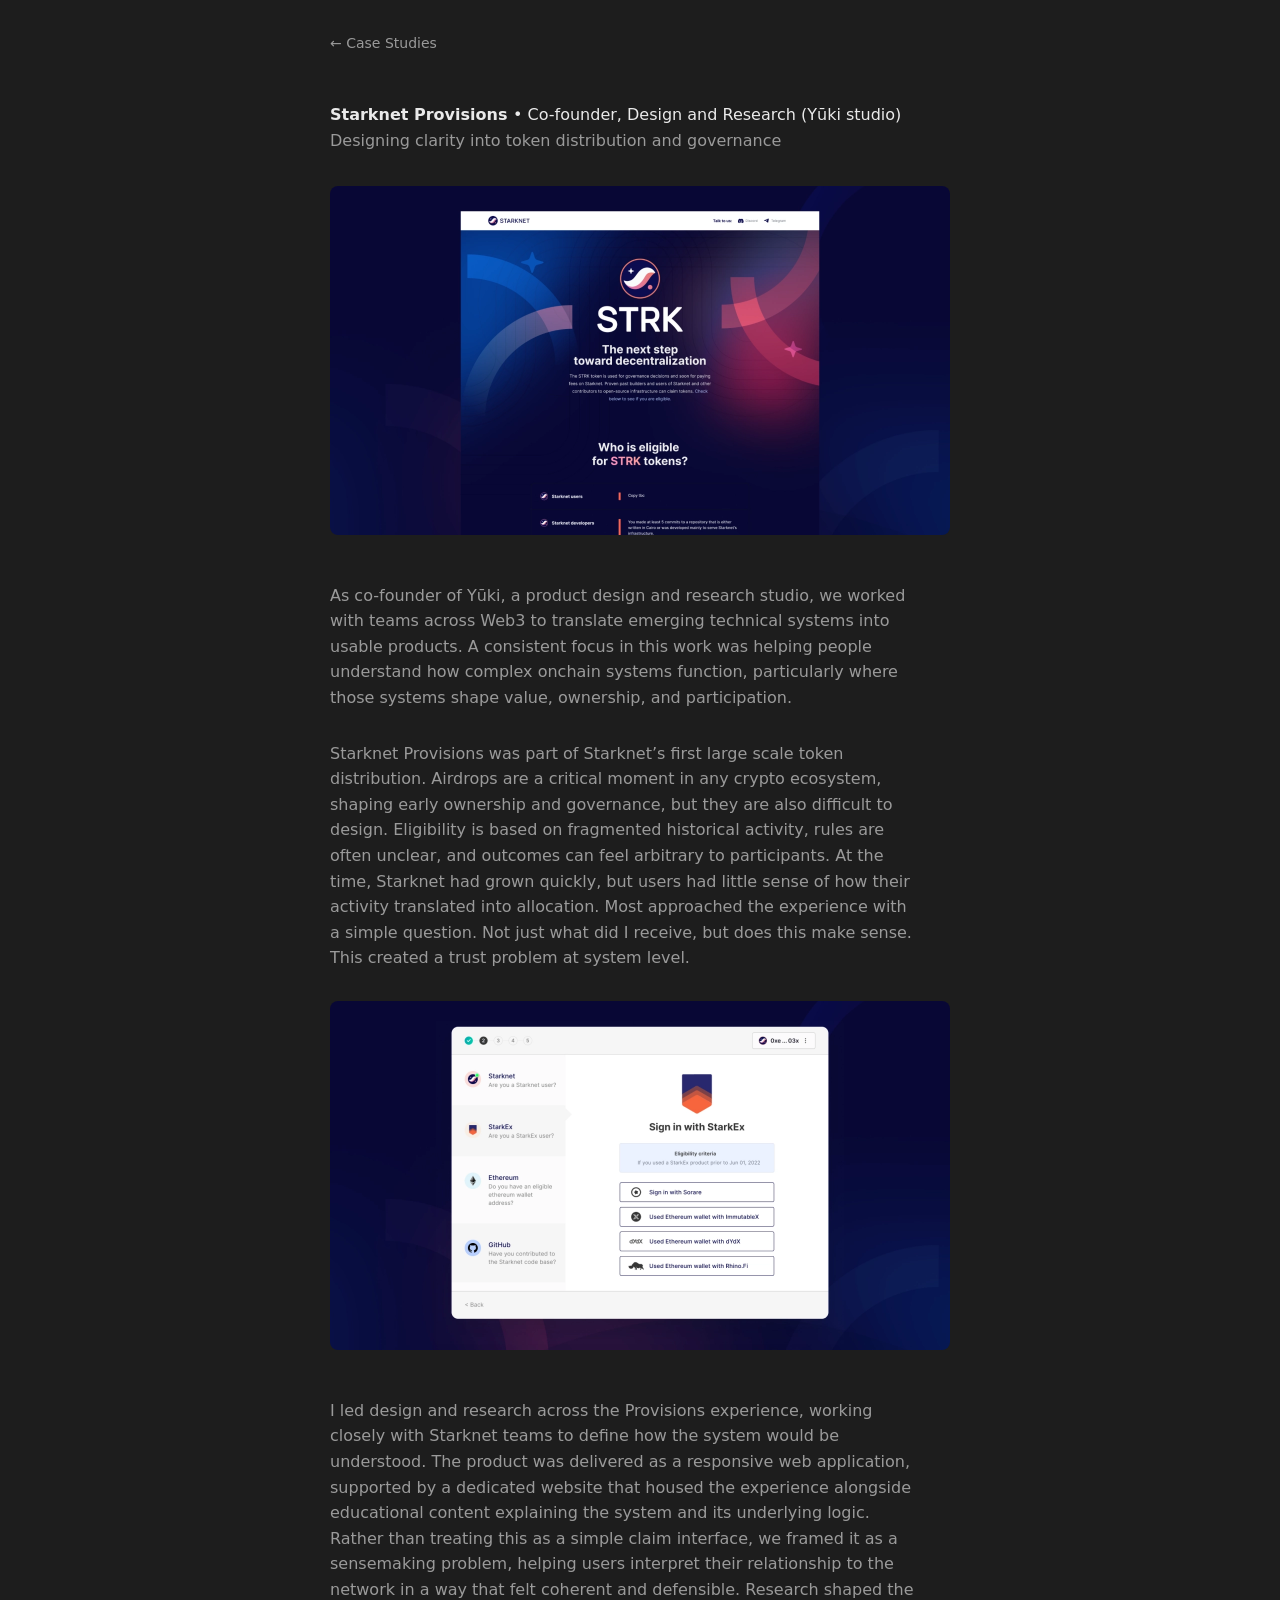
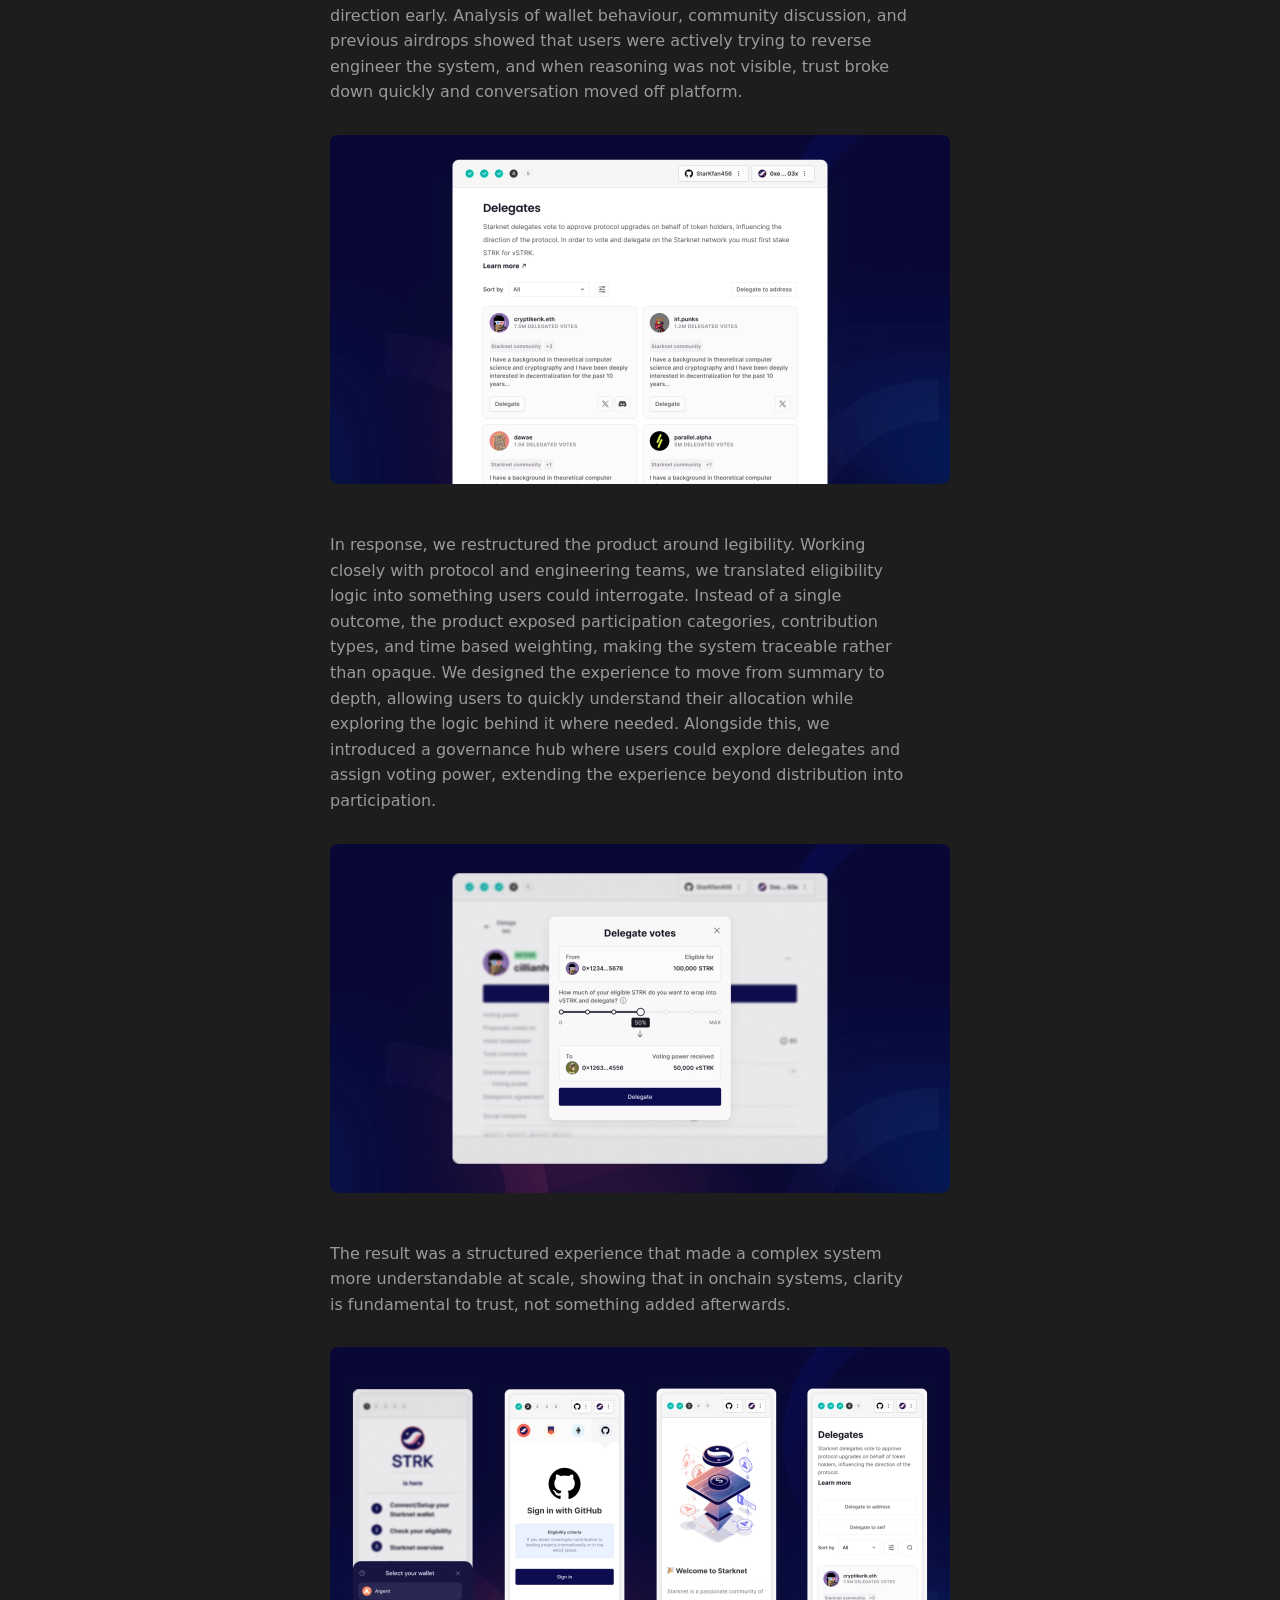
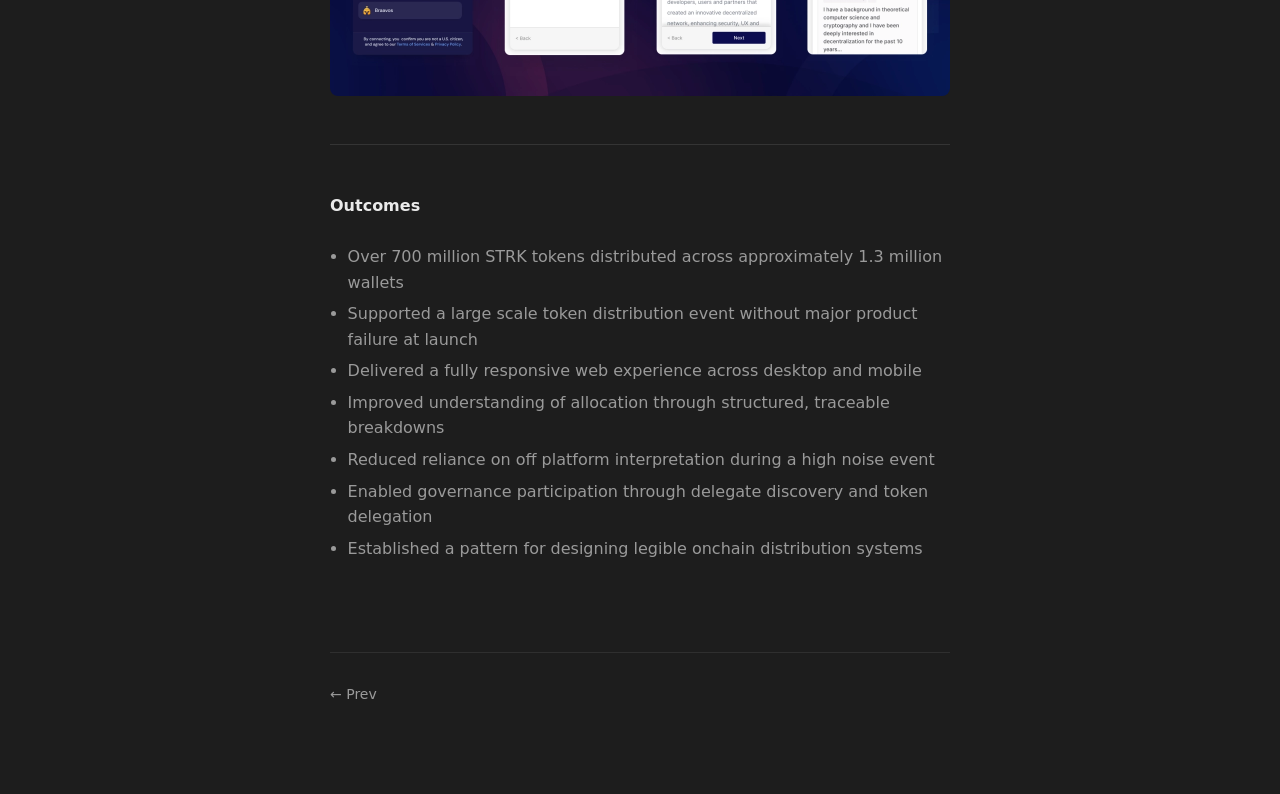
<file: starknet.html>
<!doctype html>
<html lang="en">
<head>
  <meta charset="UTF-8" />
  <meta name="viewport" content="width=device-width, initial-scale=1.0" />
  <title>Starknet Provisions · 13 dots</title>
  <link rel="icon" type="image/png" sizes="16x16" href="favicon-16x16.png">
  <link rel="icon" type="image/png" sizes="32x32" href="favicon-32x32.png">
  <link rel="apple-touch-icon" sizes="180x180" href="apple-touch-icon.png">
  <link rel="shortcut icon" href="favicon-32x32.png">
  <meta name="robots" content="noindex, nofollow">
  <link rel="stylesheet" href="styles.css" />
</head>
<body>
  <main class="wrap wrap-inner">
    <div class="content">

      <a href="case-studies.html" class="back-link">← Case Studies</a>

      <h1>Starknet Provisions <span class="role">&bull; Co-founder, Design and Research (Y&#363;ki studio)</span></h1>
      <p class="sub">Designing clarity into token distribution and governance</p>

      <img src="images/strk-001.webp" alt="Starknet Provisions hero" class="case-img">

      <div class="prose">

        <p>As co-founder of Y&#363;ki, a product design and research studio, we worked with teams across Web3 to translate emerging technical systems into usable products. A consistent focus in this work was helping people understand how complex onchain systems function, particularly where those systems shape value, ownership, and participation.</p>

        <p>Starknet Provisions was part of Starknet&rsquo;s first large scale token distribution. Airdrops are a critical moment in any crypto ecosystem, shaping early ownership and governance, but they are also difficult to design. Eligibility is based on fragmented historical activity, rules are often unclear, and outcomes can feel arbitrary to participants. At the time, Starknet had grown quickly, but users had little sense of how their activity translated into allocation. Most approached the experience with a simple question. Not just what did I receive, but does this make sense. This created a trust problem at system level.</p>

        <img src="images/strk-002.webp" alt="Starknet Provisions research" class="case-img">

        <p>I led design and research across the Provisions experience, working closely with Starknet teams to define how the system would be understood. The product was delivered as a responsive web application, supported by a dedicated website that housed the experience alongside educational content explaining the system and its underlying logic. Rather than treating this as a simple claim interface, we framed it as a sensemaking problem, helping users interpret their relationship to the network in a way that felt coherent and defensible. Research shaped the direction early. Analysis of wallet behaviour, community discussion, and previous airdrops showed that users were actively trying to reverse engineer the system, and when reasoning was not visible, trust broke down quickly and conversation moved off platform.</p>

        <img src="images/strk-004.webp" alt="Starknet Provisions design approach" class="case-img">

        <p>In response, we restructured the product around legibility. Working closely with protocol and engineering teams, we translated eligibility logic into something users could interrogate. Instead of a single outcome, the product exposed participation categories, contribution types, and time based weighting, making the system traceable rather than opaque. We designed the experience to move from summary to depth, allowing users to quickly understand their allocation while exploring the logic behind it where needed. Alongside this, we introduced a governance hub where users could explore delegates and assign voting power, extending the experience beyond distribution into participation.</p>

        <img src="images/strk-005.webp" alt="Starknet Provisions product" class="case-img">

        <p>The result was a structured experience that made a complex system more understandable at scale, showing that in onchain systems, clarity is fundamental to trust, not something added afterwards.</p>

        <img src="images/strk-003.webp" alt="Starknet Provisions outcomes" class="case-img">

      </div>

      <div class="outcomes">
        <p class="outcomes-label">Outcomes</p>
        <ul class="outcomes-list">
          <li>Over 700 million STRK tokens distributed across approximately 1.3 million wallets</li>
          <li>Supported a large scale token distribution event without major product failure at launch</li>
          <li>Delivered a fully responsive web experience across desktop and mobile</li>
          <li>Improved understanding of allocation through structured, traceable breakdowns</li>
          <li>Reduced reliance on off platform interpretation during a high noise event</li>
          <li>Enabled governance participation through delegate discovery and token delegation</li>
          <li>Established a pattern for designing legible onchain distribution systems</li>
        </ul>
      </div>

      <div class="case-nav">
        <a href="gol2.html">&larr; Prev</a>
        <span class="case-nav-spacer"></span>
      </div>

    </div>
  </main>
</body>
</html>
</file>
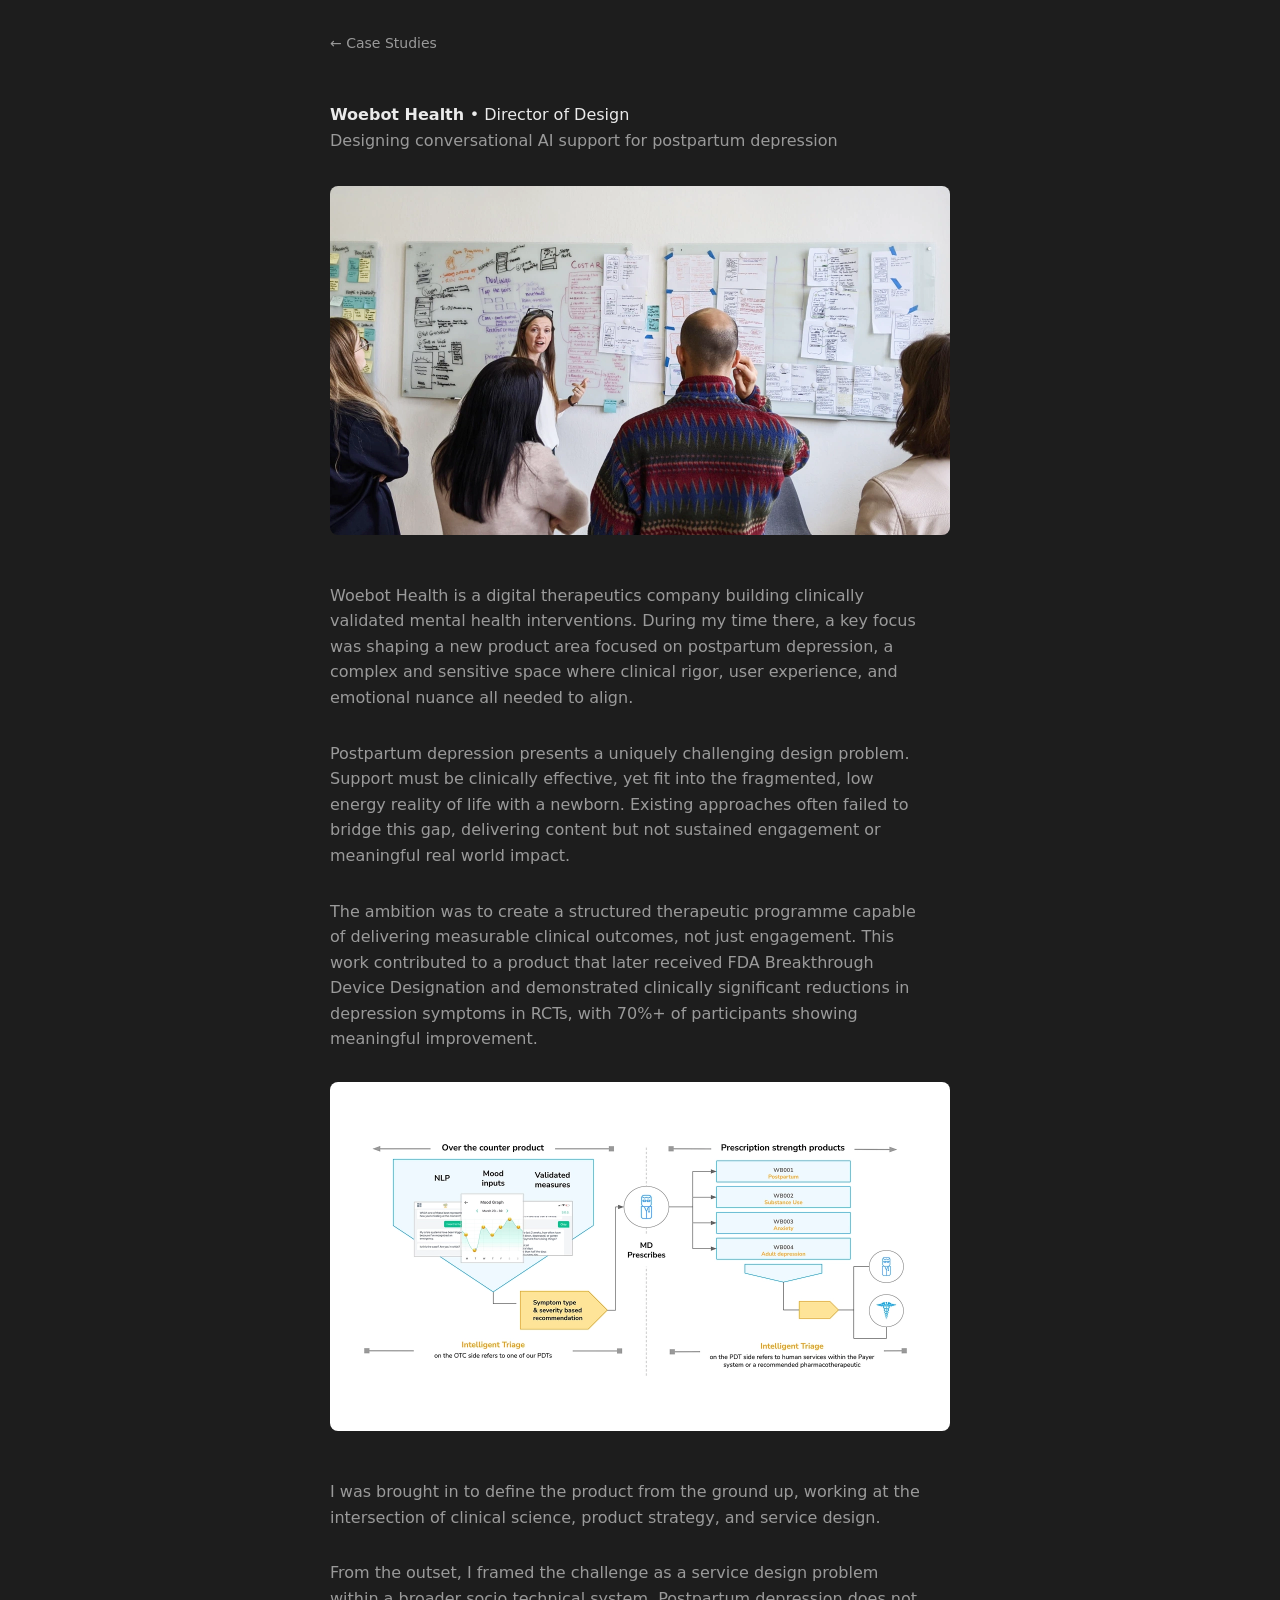
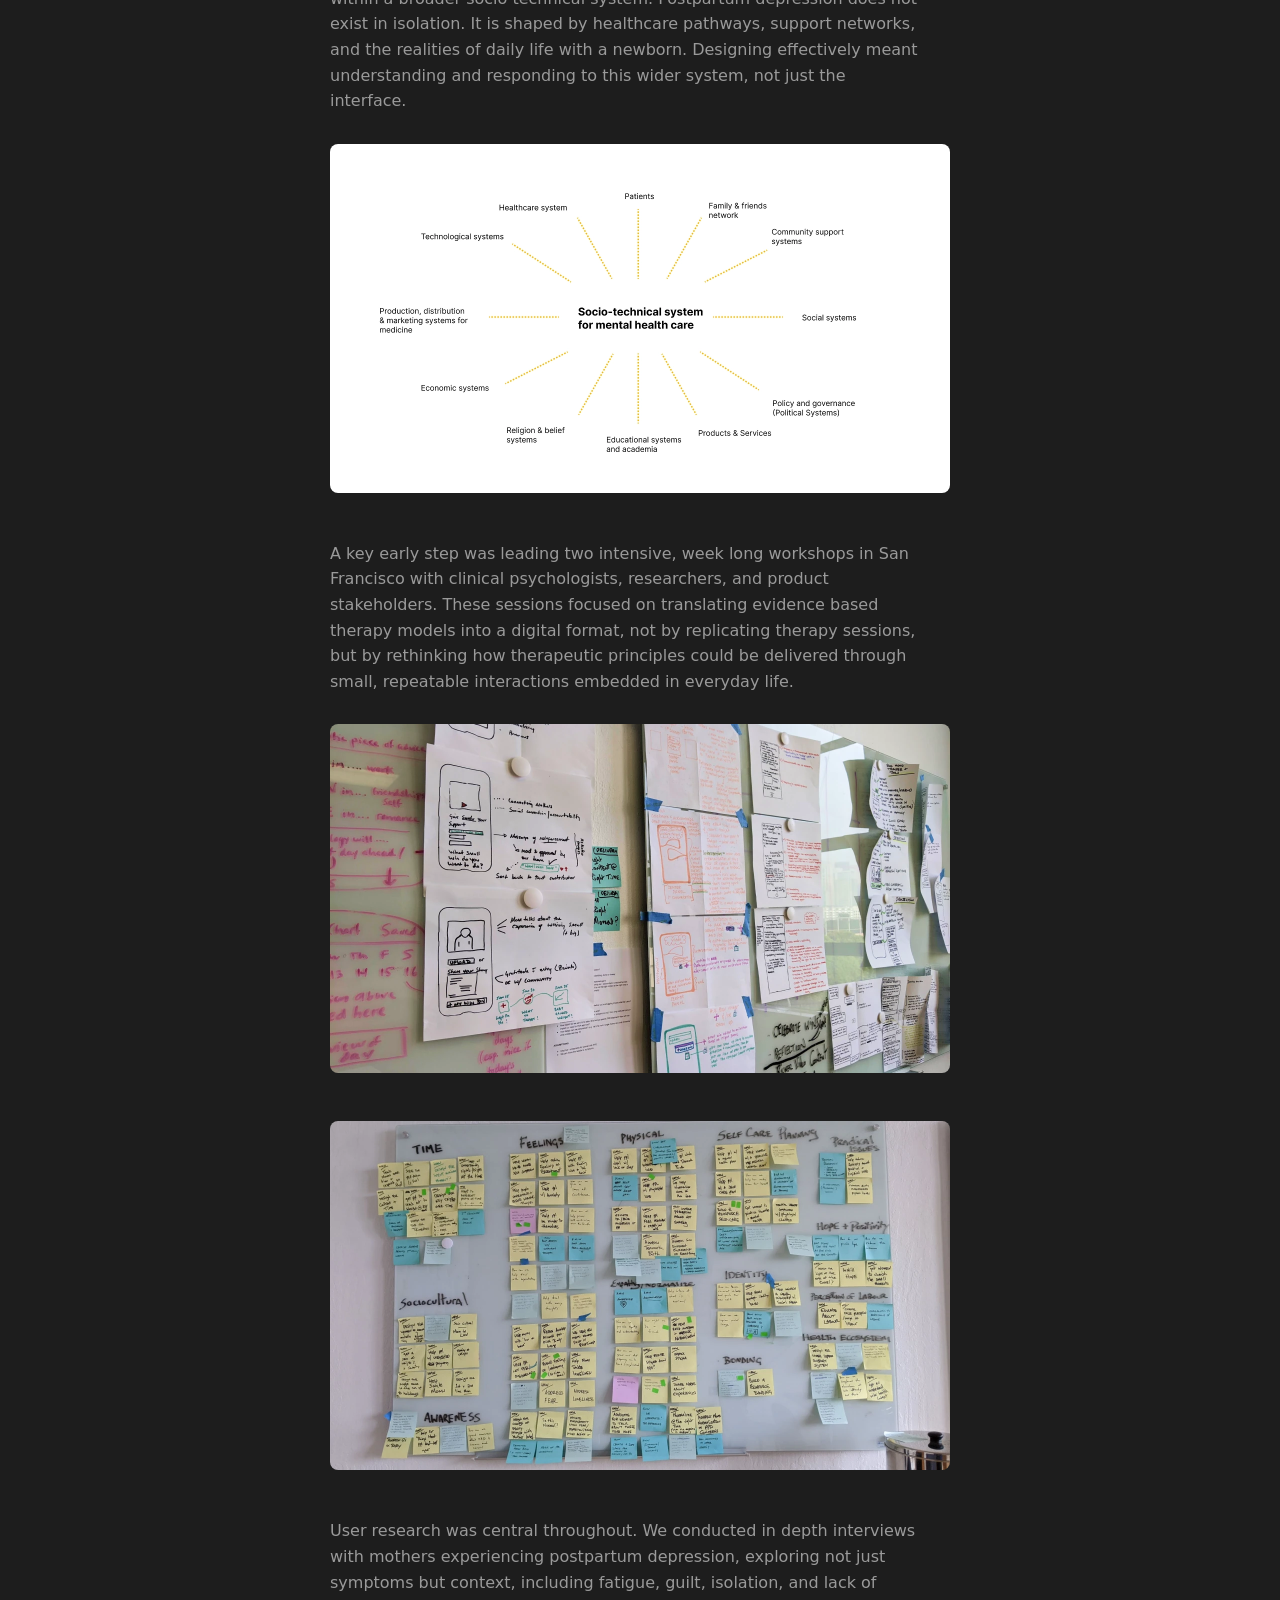
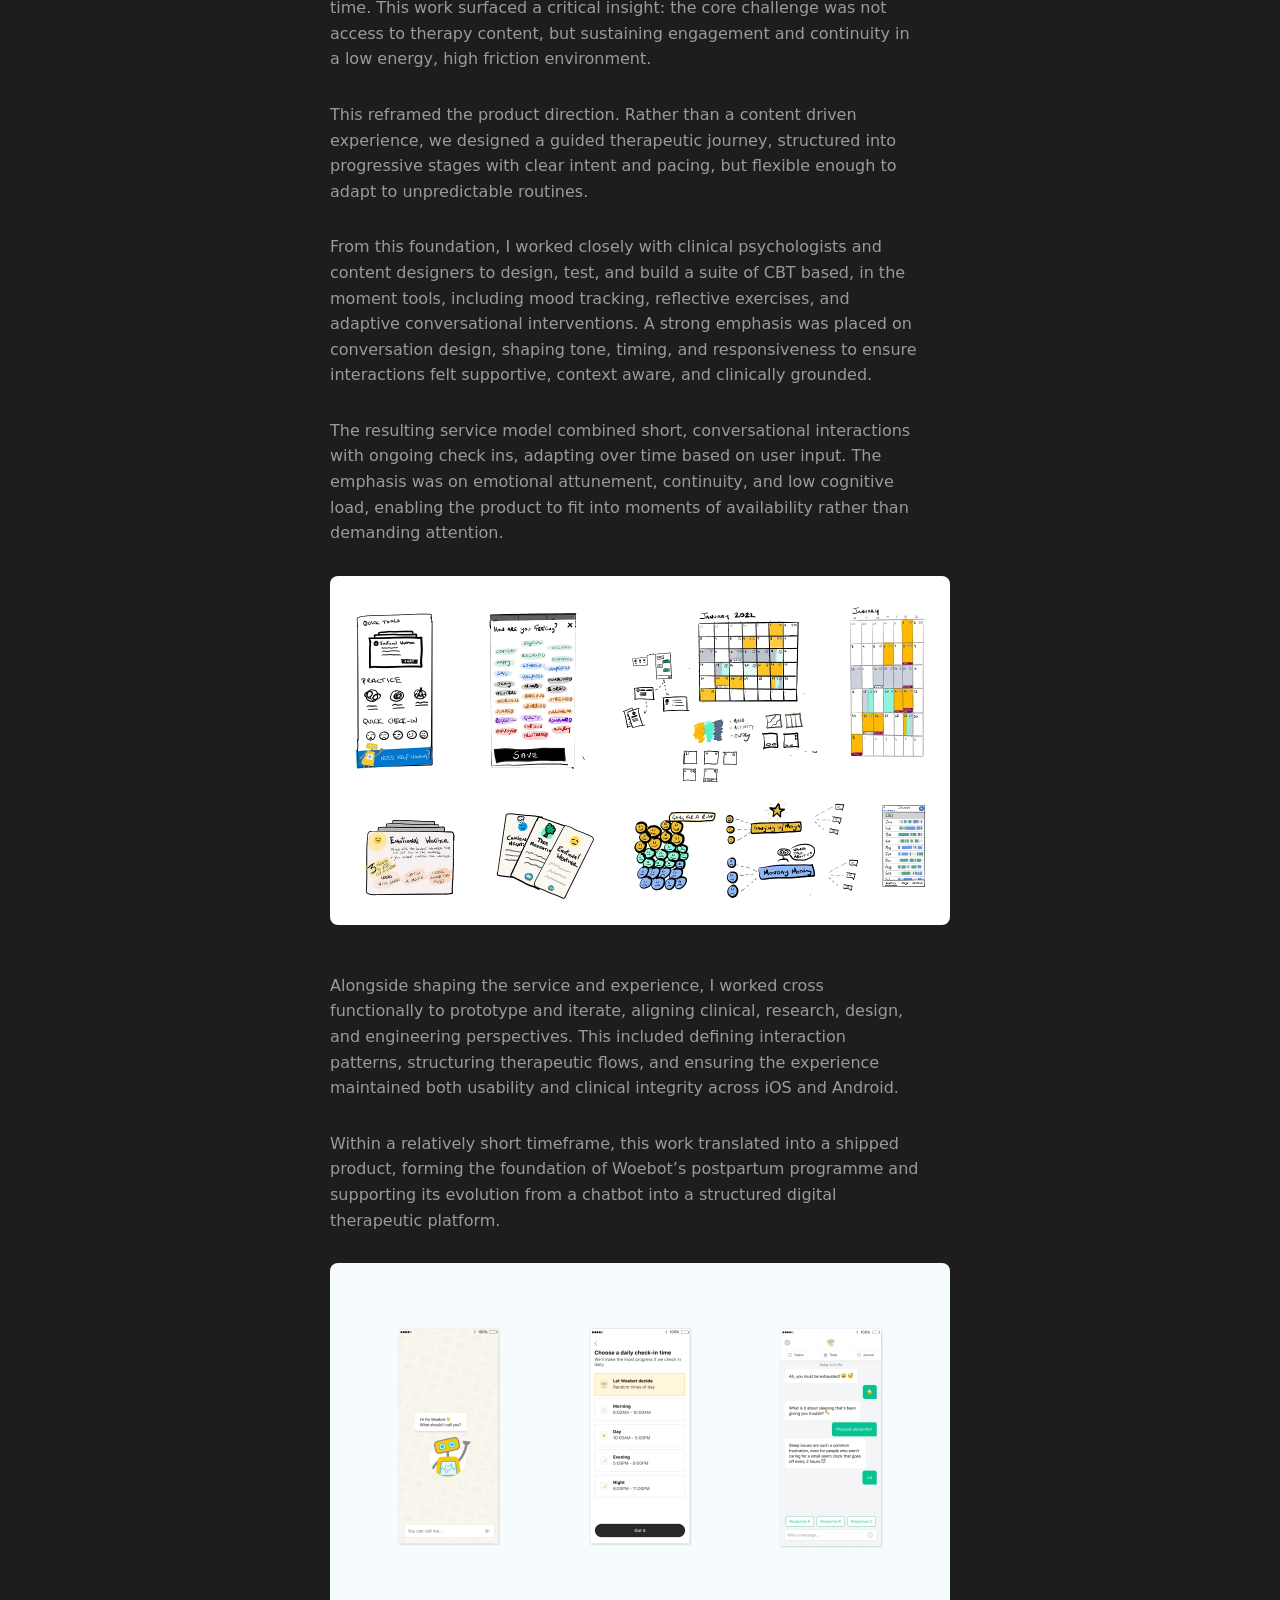
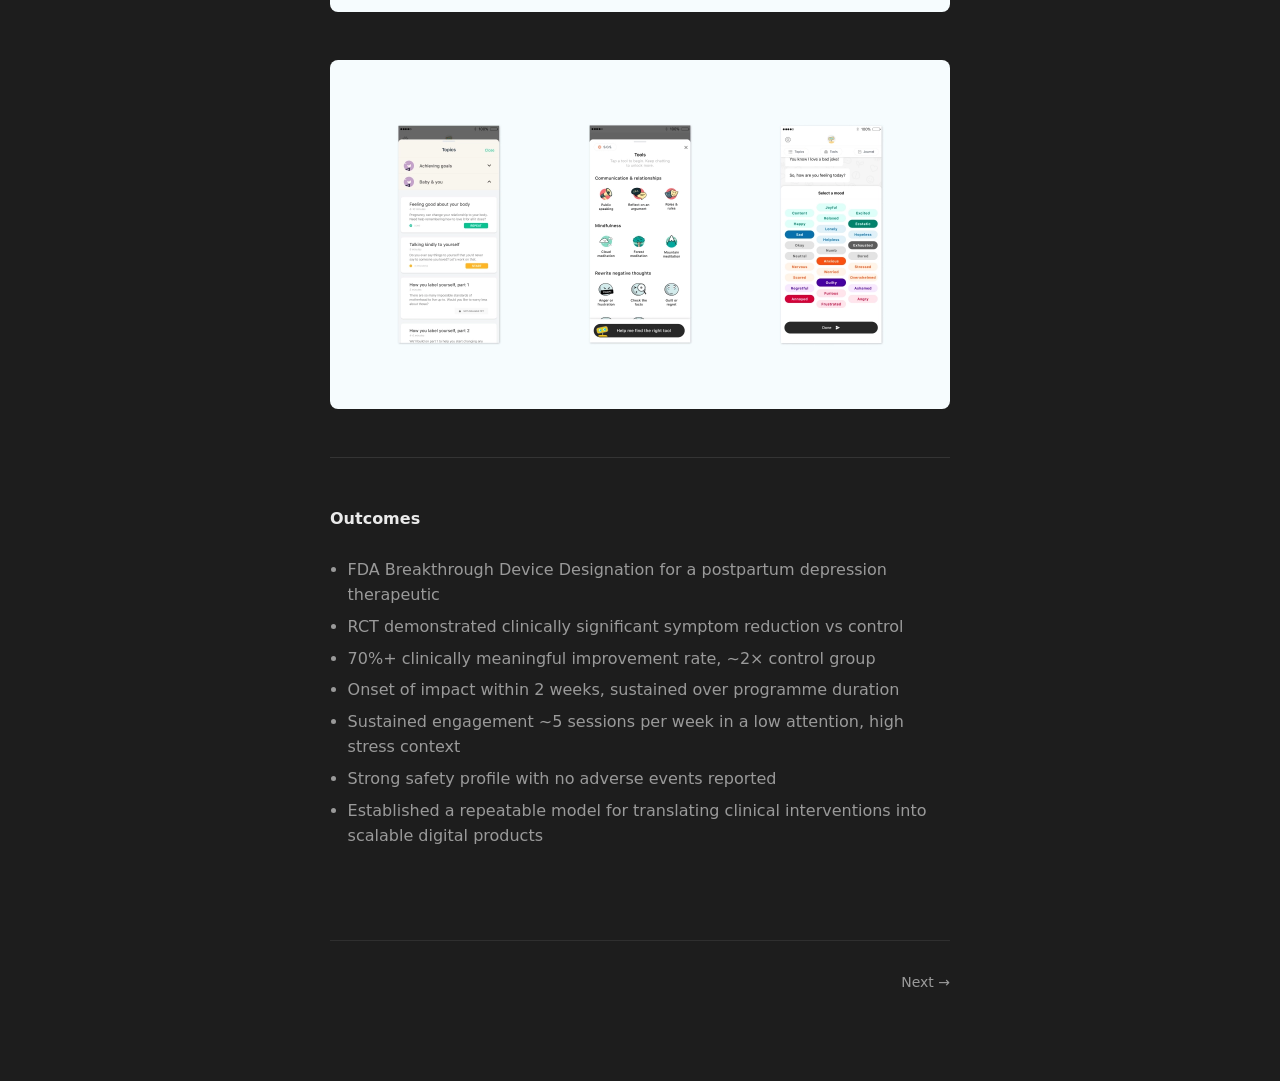
<file: woebot.html>
<!doctype html>
<html lang="en">
<head>
  <meta charset="UTF-8" />
  <meta name="viewport" content="width=device-width, initial-scale=1.0" />
  <title>Woebot Health · 13 dots</title>
  <link rel="icon" type="image/png" sizes="16x16" href="favicon-16x16.png">
  <link rel="icon" type="image/png" sizes="32x32" href="favicon-32x32.png">
  <link rel="apple-touch-icon" sizes="180x180" href="apple-touch-icon.png">
  <link rel="shortcut icon" href="favicon-32x32.png">
  <meta name="robots" content="noindex, nofollow">
  <link rel="stylesheet" href="styles.css" />
</head>
<body>
  <main class="wrap wrap-inner">
    <div class="content">

      <a href="case-studies.html" class="back-link">← Case Studies</a>

      <h1>Woebot Health <span class="role">&bull; Director of Design</span></h1>
      <p class="sub">Designing conversational AI support for postpartum depression</p>

      <img src="images/woebot-01.webp" alt="Woebot Health hero" class="case-img">

      <div class="prose">

        <p>Woebot Health is a digital therapeutics company building clinically validated mental health interventions. During my time there, a key focus was shaping a new product area focused on postpartum depression, a complex and sensitive space where clinical rigor, user experience, and emotional nuance all needed to align.</p>

        <p>Postpartum depression presents a uniquely challenging design problem. Support must be clinically effective, yet fit into the fragmented, low energy reality of life with a newborn. Existing approaches often failed to bridge this gap, delivering content but not sustained engagement or meaningful real world impact.</p>

        <p>The ambition was to create a structured therapeutic programme capable of delivering measurable clinical outcomes, not just engagement. This work contributed to a product that later received FDA Breakthrough Device Designation and demonstrated clinically significant reductions in depression symptoms in RCTs, with 70%+ of participants showing meaningful improvement.</p>

        <img src="images/woebot-06.webp" alt="Woebot clinical framework" class="case-img">

        <p>I was brought in to define the product from the ground up, working at the intersection of clinical science, product strategy, and service design.</p>

        <p>From the outset, I framed the challenge as a service design problem within a broader socio technical system. Postpartum depression does not exist in isolation. It is shaped by healthcare pathways, support networks, and the realities of daily life with a newborn. Designing effectively meant understanding and responding to this wider system, not just the interface.</p>

        <img src="images/woebot-05.webp" alt="Woebot socio-technical system" class="case-img">

        <p>A key early step was leading two intensive, week long workshops in San Francisco with clinical psychologists, researchers, and product stakeholders. These sessions focused on translating evidence based therapy models into a digital format, not by replicating therapy sessions, but by rethinking how therapeutic principles could be delivered through small, repeatable interactions embedded in everyday life.</p>

        <img src="images/woebot-03.webp" alt="Woebot workshop" class="case-img">

        <img src="images/woebot-02.webp" alt="Woebot workshop output" class="case-img">

        <p>User research was central throughout. We conducted in depth interviews with mothers experiencing postpartum depression, exploring not just symptoms but context, including fatigue, guilt, isolation, and lack of time. This work surfaced a critical insight: the core challenge was not access to therapy content, but sustaining engagement and continuity in a low energy, high friction environment.</p>

        <p>This reframed the product direction. Rather than a content driven experience, we designed a guided therapeutic journey, structured into progressive stages with clear intent and pacing, but flexible enough to adapt to unpredictable routines.</p>

        <p>From this foundation, I worked closely with clinical psychologists and content designers to design, test, and build a suite of CBT based, in the moment tools, including mood tracking, reflective exercises, and adaptive conversational interventions. A strong emphasis was placed on conversation design, shaping tone, timing, and responsiveness to ensure interactions felt supportive, context aware, and clinically grounded.</p>

        <p>The resulting service model combined short, conversational interactions with ongoing check ins, adapting over time based on user input. The emphasis was on emotional attunement, continuity, and low cognitive load, enabling the product to fit into moments of availability rather than demanding attention.</p>

        <img src="images/woebot-07.webp" alt="Woebot experience design" class="case-img">

        <p>Alongside shaping the service and experience, I worked cross functionally to prototype and iterate, aligning clinical, research, design, and engineering perspectives. This included defining interaction patterns, structuring therapeutic flows, and ensuring the experience maintained both usability and clinical integrity across iOS and Android.</p>

        <p>Within a relatively short timeframe, this work translated into a shipped product, forming the foundation of Woebot&rsquo;s postpartum programme and supporting its evolution from a chatbot into a structured digital therapeutic platform.</p>

        <img src="images/woebot-08.webp" alt="Woebot product screens" class="case-img">

        <img src="images/woebot-09.webp" alt="Woebot product outcome" class="case-img">

      </div>

      <div class="outcomes">
        <p class="outcomes-label">Outcomes</p>
        <ul class="outcomes-list">
          <li>FDA Breakthrough Device Designation for a postpartum depression therapeutic</li>
          <li>RCT demonstrated clinically significant symptom reduction vs control</li>
          <li>70%+ clinically meaningful improvement rate, ~2&times; control group</li>
          <li>Onset of impact within 2 weeks, sustained over programme duration</li>
          <li>Sustained engagement ~5 sessions per week in a low attention, high stress context</li>
          <li>Strong safety profile with no adverse events reported</li>
          <li>Established a repeatable model for translating clinical interventions into scalable digital products</li>
        </ul>
      </div>

      <div class="case-nav">
        <span class="case-nav-spacer"></span>
        <a href="meta.html">Next &rarr;</a>
      </div>

    </div>
  </main>
</body>
</html>
</file>
<file: styles.css>
@import url('tokens.css');

* { box-sizing: border-box; }
strong { font-weight: var(--weight-base); }
html, body { margin: 0; padding: 0; }

body {
  background: var(--bg);
  color: var(--text);
  font-family: ui-sans-serif, system-ui, -apple-system, Segoe UI, Roboto, Helvetica, Arial, sans-serif;
  line-height: var(--leading);
  -webkit-font-smoothing: antialiased;
}

.wrap {
  padding: var(--space-2xl) var(--page-pad);
}

.content {
  max-width: var(--max-w);
  margin: 0 auto;
  width: 100%;
}

.mark {
  width: 98px;
  height: 98px;
  display: block;
  margin: 0 0 var(--space-xl) 0;
}

.mark circle {
  transition: fill 0.18s ease;
}

h1 {
  font-size: var(--font-base);
  font-weight: var(--weight-bold);
  margin: 0 0 0px 0;
}

h1 .role {
  font-weight: var(--weight-base);
}

.sub {
  margin: 0 0 32px 0;
  color: var(--muted);
  font-size: var(--font-base);
}

p {
  margin: 0 0 var(--space-lg) 0;
  font-size: var(--font-base);
  max-width: 58ch;
}

.contact {
  margin-top: var(--space-md);
}

.links {
  font-size: var(--font-sm);
  margin-top: var(--space-sm);
}

.links a {
  color: var(--link);
  text-decoration: none;
}

.links a span {
  text-decoration-line: underline;
  text-decoration-thickness: 1px;
  text-decoration-color: rgba(255, 255, 255, 0.35);
  text-underline-offset: 2px;
}

.links a:not(:last-child)::after {
  content: " · ";
  opacity: 0.6;
  text-decoration: none;
}

.links a:hover {
  opacity: 0.6;
}

a {
  color: var(--link);
  text-decoration: underline;
  text-underline-offset: 3px;
}

a:hover {
  opacity: 0.8;
}

/* ─── Inner page shell ──────────────────────────────── */

.wrap-inner {
  padding-top: var(--space-lg);
}

/* ─── Back navigation ──────────────────────────────── */

.back-link {
  display: inline-block;
  font-size: var(--font-sm);
  color: var(--muted);
  text-decoration: none;
  margin-bottom: var(--space-xl);
}

.back-link:hover {
  color: var(--text);
  opacity: 1;
}

.case-nav {
  display: flex;
  justify-content: space-between;
  margin-top: var(--space-2xl);
  padding-top: var(--space-xl);
  border-top: 1px solid rgba(255, 255, 255, 0.1);
}

.case-nav a {
  font-size: var(--font-sm);
  color: var(--muted);
  text-decoration: none;
}

.case-nav a:hover {
  color: var(--text);
}

.case-nav-spacer {
  flex: 1;
}

/* ─── Case studies list ─────────────────────────────── */

.case-intro {
  margin: var(--space-md) 0 0 0;
  color: var(--text);
  max-width: 58ch;
}

.case-list {
  margin-top: 64px;
}

.case-item {
  display: block;
  text-decoration: none;
  margin-bottom: var(--space-md);
}

.case-item:hover {
  opacity: 1;
}

.case-company {
  font-size: var(--font-base);
  font-weight: var(--weight-base);
  color: var(--text);
  margin: 0 0 4px 0;
  text-decoration-line: underline;
  text-decoration-thickness: 1px;
  text-decoration-color: transparent;
  text-underline-offset: 2px;
  transition: text-decoration-color 0.15s ease;
}

.case-item:hover .case-company {
  text-decoration-color: rgba(255, 255, 255, 0.35);
}

.case-tagline {
  color: var(--muted);
  font-size: var(--font-base);
  margin: 0;
  text-decoration: none;
}

.case-outcome {
  color: var(--muted);
  font-size: var(--font-base);
  margin: 0 0 var(--space-md) 0;
}

/* ─── Case study images ─────────────────────────────── */

.case-img {
  width: 100%;
  display: block;
  border-radius: var(--radius-md);
  margin-bottom: var(--space-xl);
}

/* ─── Long-form body copy ───────────────────────────── */

.prose p {
  color: var(--text-body);
}

.prose ul {
  list-style: disc;
  padding-left: 1.25em;
  margin: 0 0 var(--space-md) 0;
}

.prose ul li {
  color: var(--text-body);
  padding: 3px 0;
}

.prose blockquote {
  border-left: 2px solid var(--muted);
  margin: var(--space-md) 0;
  padding: var(--space-sm) var(--space-md);
}

.prose blockquote p {
  color: var(--muted);
  font-style: italic;
  margin: 0;
  padding: 2px 0;
}

/* ─── Case study detail page ────────────────────────── */

.case-lead {
  color: var(--muted);
  font-style: italic;
  margin-bottom: var(--space-xl);
}

.img-placeholder {
  width: 100%;
  aspect-ratio: 16 / 9;
  background: var(--bg-surface);
  border: 1px dashed rgba(255, 255, 255, 0.12);
  border-radius: var(--radius-md);
  display: flex;
  align-items: center;
  justify-content: center;
  color: var(--muted);
  font-size: var(--font-sm);
  margin-bottom: var(--space-xl);
}

/* ─── Outcomes list ─────────────────────────────────── */

.outcomes {
  margin: var(--space-xl) 0;
  border-top: 1px solid rgba(255, 255, 255, 0.1);
  padding-top: var(--space-xl);
}

.outcomes-label {
  font-size: var(--font-base);
  font-weight: var(--weight-bold);
  color: var(--text);
  margin: 0 0 var(--space-md) 0;
}

.outcomes-list {
  list-style: disc;
  padding-left: 1.1em;
  margin: 0;
}

.outcomes-list li {
  padding: 3px 0;
  font-size: var(--font-base);
  color: var(--text-body);
  max-width: none;
}

.outcomes-list strong {
  color: var(--text);
}

/* ─── Case prev / next navigation ───────────────────── */

.case-nav {
  display: flex;
  justify-content: space-between;
  margin-top: var(--space-2xl);
  padding-top: var(--space-lg);
  border-top: 1px solid var(--bg-border);
  gap: var(--space-lg);
}

.case-nav-prev,
.case-nav-next {
  display: flex;
  flex-direction: column;
  gap: 4px;
  text-decoration: none;
  flex: 1;
}

.case-nav-next {
  text-align: right;
  align-items: flex-end;
}

.case-nav-label {
  font-size: 11px;
  letter-spacing: 0.08em;
  text-transform: uppercase;
  color: var(--muted);
  opacity: 0.7;
}

.case-nav-title {
  font-size: var(--font-sm);
  color: var(--text);
}

.case-nav-prev:hover,
.case-nav-next:hover {
  opacity: 0.6;
}
</file>
